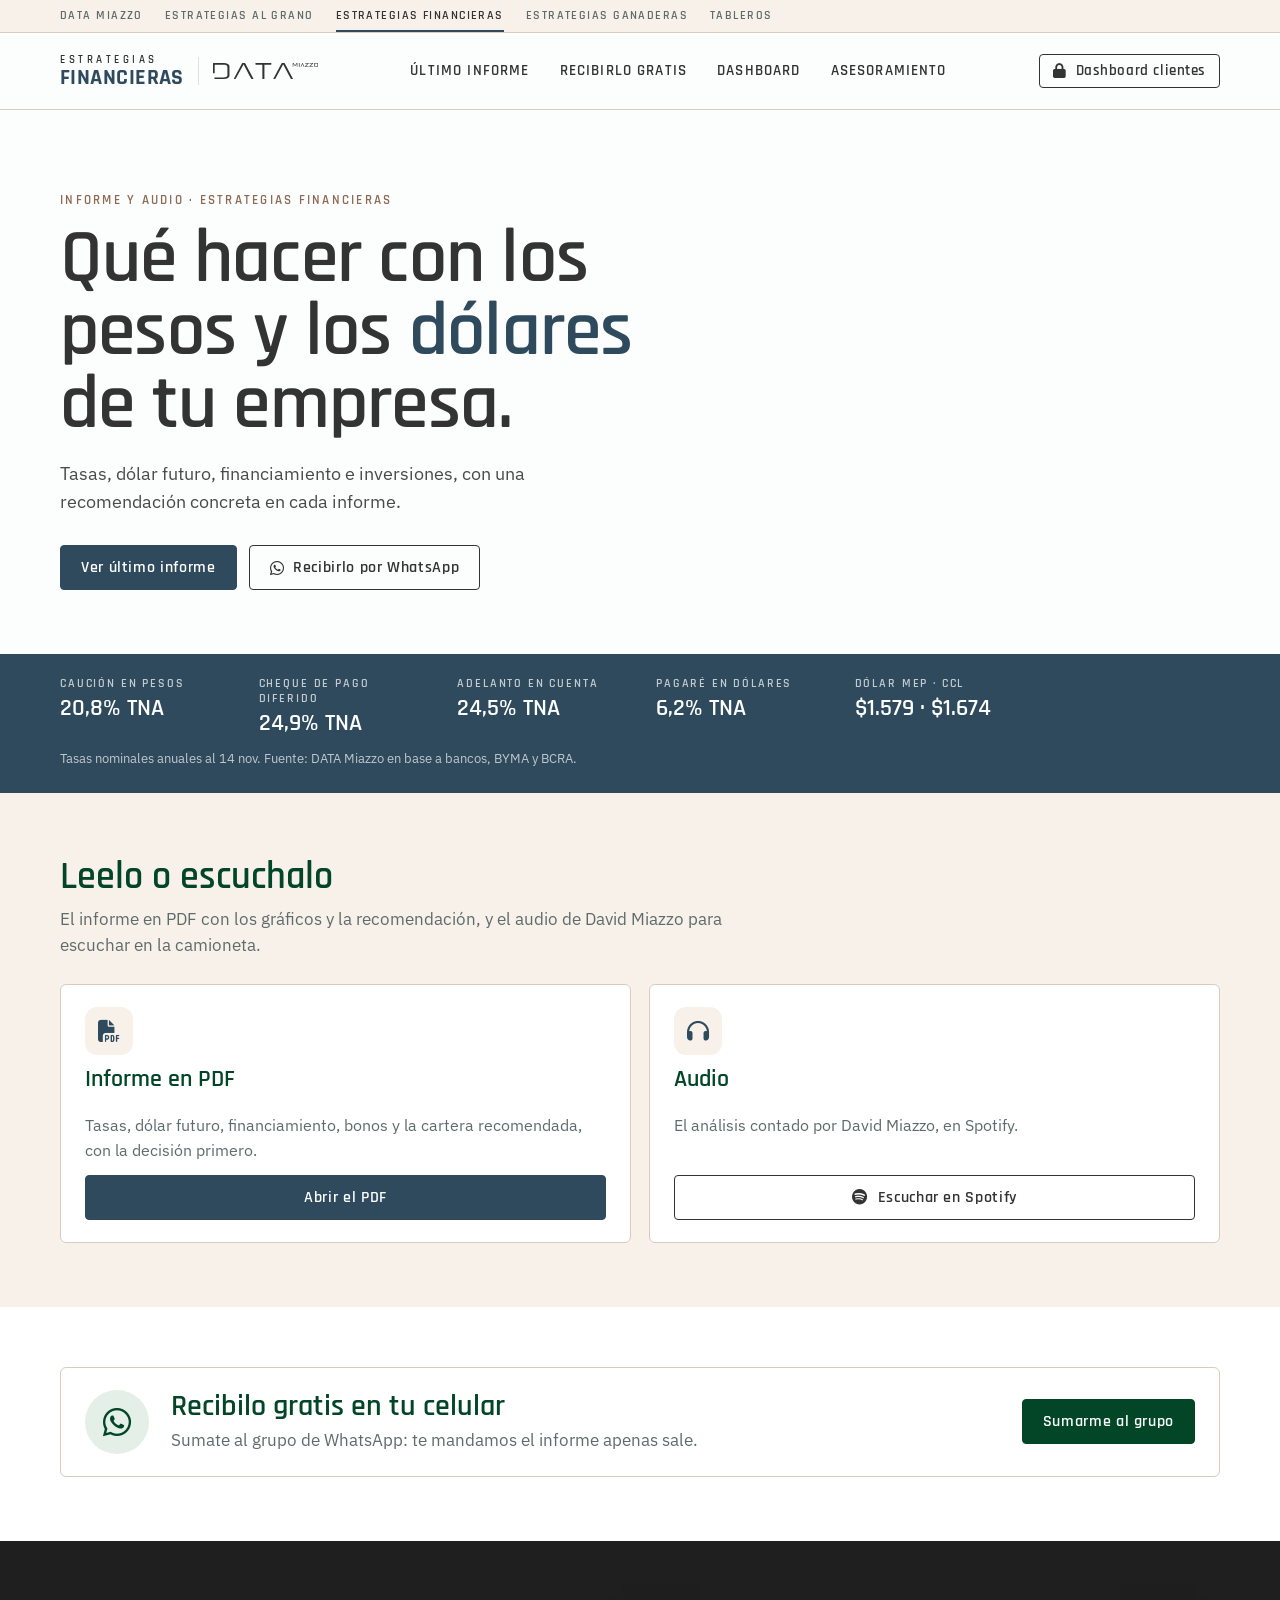
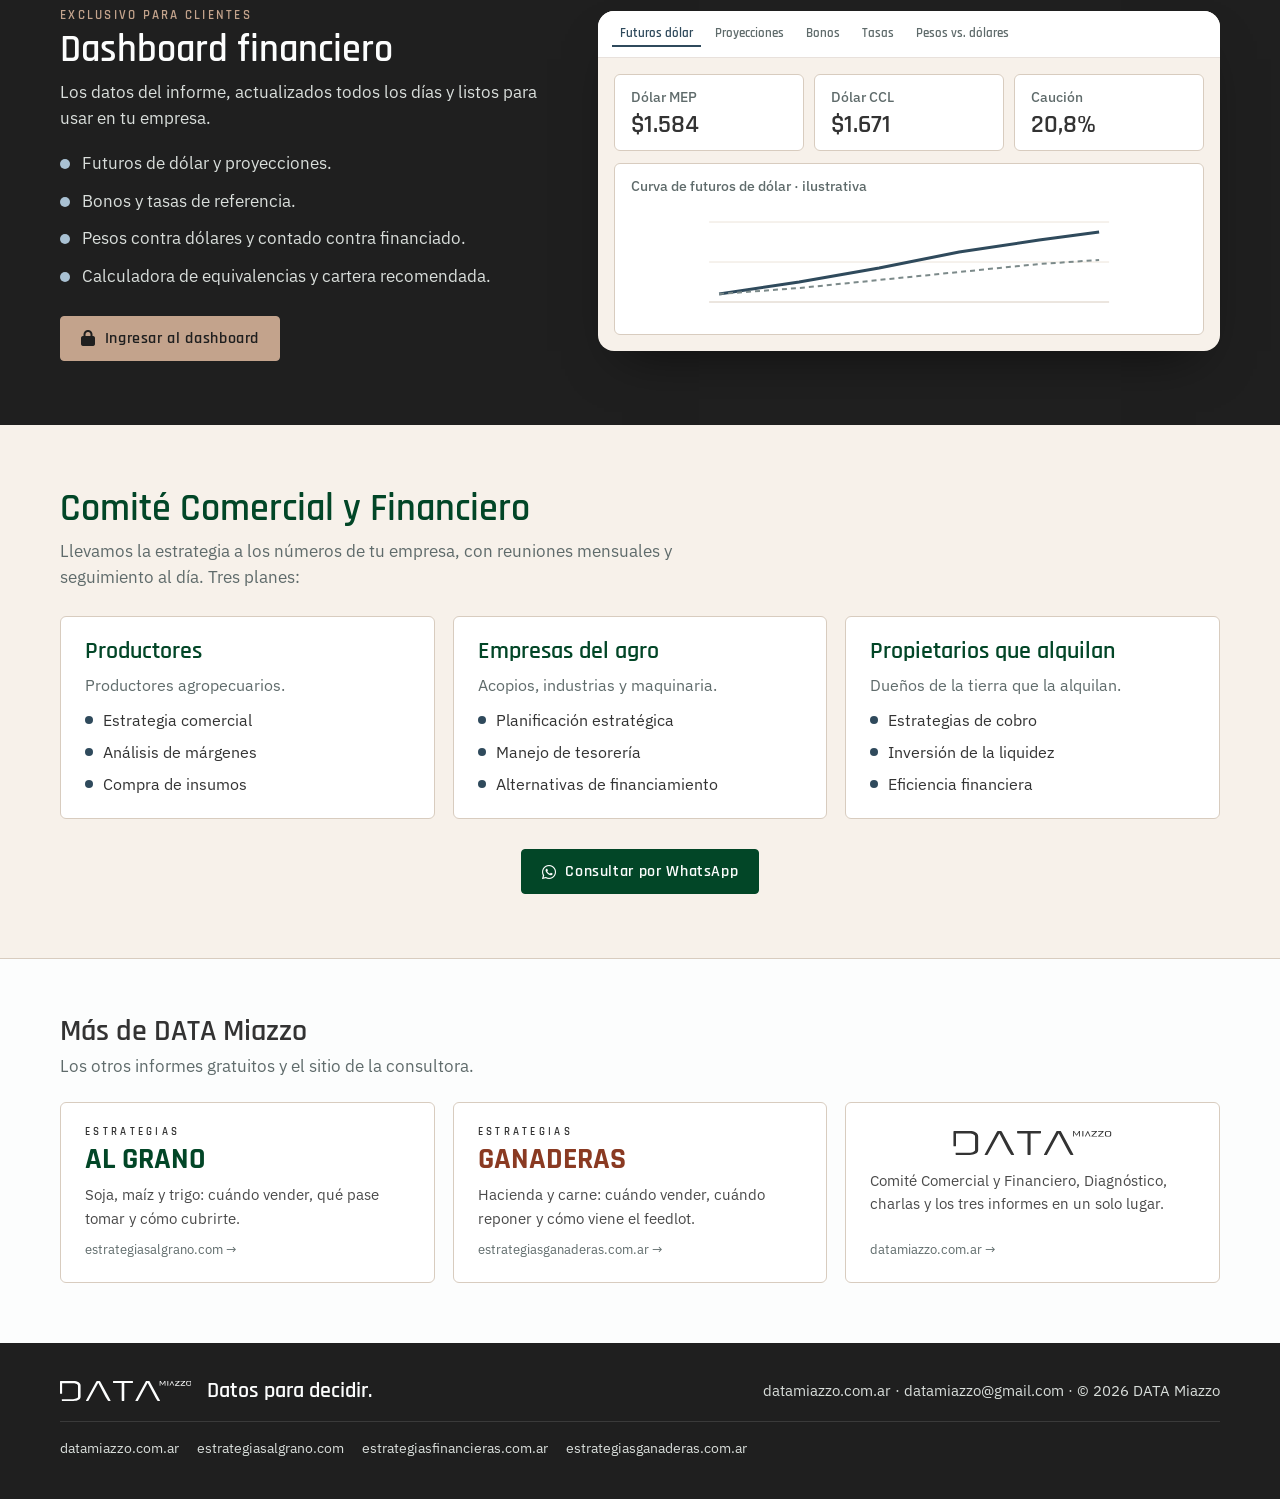
<file: index.html>
<!DOCTYPE html>
<html lang="es-AR">
<head>
  <meta charset="UTF-8">
  <meta name="viewport" content="width=device-width, initial-scale=1.0">
  <title>Estrategias Financieras · DATA Miazzo</title>
  <meta name="description" content="Qué hacer con los pesos y los dólares de tu empresa: tasas, dólar futuro, financiamiento e inversiones, con una recomendación concreta en cada informe.">
  <link rel="icon" type="image/svg+xml" href="/favicon.svg">
  <link rel="icon" type="image/png" sizes="32x32" href="/favicon-32x32.png">
  <link rel="apple-touch-icon" sizes="180x180" href="/apple-touch-icon.png">
  <link rel="preconnect" href="https://fonts.googleapis.com">
  <link rel="preconnect" href="https://fonts.gstatic.com" crossorigin>
  <link rel="stylesheet" href="https://fonts.googleapis.com/css2?family=Rajdhani:wght@500;600;700&family=IBM+Plex+Sans:wght@400;500;600&display=swap">
  <link rel="stylesheet" href="https://cdnjs.cloudflare.com/ajax/libs/font-awesome/6.4.2/css/all.min.css">
  <link rel="stylesheet" href="/assets/data-miazzo.css">
  <style>
    :root{--dm-acento:var(--dm-financieras)}
    html{scroll-behavior:smooth}
    .dm-lockup svg{color:var(--dm-carbon)}
    .doc{display:flex;flex-direction:column;gap:12px}
    .doc .ic{width:48px;height:48px;border-radius:12px;display:grid;place-items:center;background:var(--dm-papel-calido);color:var(--dm-acento);font-size:22px}
    .doc p{flex:1}
    .grupo{display:grid;grid-template-columns:auto 1fr auto;gap:22px;align-items:center}
    .grupo .ic{width:64px;height:64px;border-radius:50%;display:grid;place-items:center;background:var(--dm-ok-bg);color:var(--dm-verde);font-size:32px}
    .grupo h2{font-size:30px;margin:0 0 4px}
    @media (max-width:760px){.grupo{grid-template-columns:1fr;text-align:center;justify-items:center}}
    .dash{display:grid;grid-template-columns:minmax(0,1fr) minmax(0,1.25fr);gap:40px;align-items:center}
    @media (max-width:900px){.dash{grid-template-columns:1fr}}
    .dash ul{list-style:none;margin:20px 0 26px;padding:0;display:grid;gap:12px}
    .dash li{display:flex;gap:12px;color:#D9DEDB;font-size:16.5px}
    .dash li::before{content:"";flex:0 0 10px;height:10px;border-radius:50%;margin-top:8px;background:#A9C1D3}
    .mock{background:var(--dm-papel-calido);border-radius:var(--dm-r);overflow:hidden;box-shadow:0 24px 50px -24px rgba(0,0,0,.6);color:var(--dm-carbon)}
    .mock .bar{background:#fff;border-bottom:1px solid var(--dm-borde);padding:10px 14px;display:flex;gap:6px;overflow:hidden;white-space:nowrap}
    .mock .bar span{font:600 13px var(--dm-f-display);color:var(--dm-salvia-texto);padding:4px 8px}
    .mock .bar span.on{color:var(--dm-acento);border-bottom:2px solid var(--dm-acento)}
    .mock .in{padding:16px;display:grid;gap:12px}
    .mock .kp{display:grid;grid-template-columns:repeat(3,minmax(0,1fr));gap:10px}
    .mock .dm-kpi .v{font-size:26px}
    .mock svg text{font:11px var(--dm-f-texto);fill:var(--dm-salvia-texto)}
    .plan ul{margin:10px 0 0;padding:0;list-style:none;display:grid;gap:8px}
    .plan li{display:flex;gap:10px;font-size:15.5px}
    .plan li::before{content:"";flex:0 0 8px;height:8px;border-radius:50%;margin-top:8px;background:var(--dm-acento)}
    .centro{text-align:center;margin-top:30px}
  </style>
</head>
<body class="dm">

  <nav class="dm-sitios" aria-label="Sitios de DATA Miazzo"><div class="dm-sitios-in"><a href="https://datamiazzo.com.ar" style="--c:var(--dm-verde)">DATA Miazzo</a><a href="https://estrategiasalgrano.com" style="--c:var(--dm-grano)"><span class="dm-sitios-pre">Estrategias </span>al Grano</a><a href="https://estrategiasfinancieras.com.ar" style="--c:var(--dm-financieras)" aria-current="page"><span class="dm-sitios-pre">Estrategias </span>Financieras</a><a href="https://estrategiasganaderas.com.ar" style="--c:var(--dm-ganaderas)"><span class="dm-sitios-pre">Estrategias </span>Ganaderas</a><a href="https://estrategiasalgrano.com/tablero/" style="--c:var(--dm-arena-profunda)">Tableros</a></div></nav>
  <header class="dm-top">
    <div class="dm-top-in">
      <a href="#" class="dm-lockup" aria-label="Estrategias Financieras, por DATA Miazzo">
        <div><span class="k">ESTRATEGIAS</span><span class="w">FINANCIERAS</span></div><span class="sep"></span><svg class="logo" role="img" aria-label="DATA Miazzo" xmlns="http://www.w3.org/2000/svg" viewBox="444.09 430.33 469.81 71.48"><path fill-rule="evenodd" fill="currentColor" d="M 818.207031 430.445312 L 820.246094 430.445312 C 820.441406 430.445312 820.605469 430.496094 820.726562 430.589844 C 820.890625 430.71875 820.972656 430.902344 820.972656 431.136719 L 820.972656 446.332031 C 820.972656 446.566406 820.890625 446.746094 820.726562 446.875 C 820.605469 446.972656 820.441406 447.019531 820.246094 447.019531 L 819.152344 447.019531 C 818.949219 447.019531 818.78125 446.976562 818.65625 446.882812 L 818.628906 446.863281 C 818.46875 446.738281 818.386719 446.558594 818.386719 446.332031 L 818.386719 433.695312 L 812.148438 443.191406 C 812.042969 443.320312 811.917969 443.417969 811.777344 443.484375 C 811.636719 443.550781 811.488281 443.582031 811.332031 443.582031 L 810.082031 443.582031 C 809.910156 443.582031 809.753906 443.550781 809.617188 443.480469 C 809.472656 443.40625 809.351562 443.292969 809.265625 443.144531 L 802.953125 433.660156 L 802.953125 446.332031 C 802.953125 446.566406 802.867188 446.75 802.703125 446.875 L 802.679688 446.894531 C 802.558594 446.976562 802.40625 447.019531 802.222656 447.019531 L 801.128906 447.019531 C 800.933594 447.019531 800.773438 446.972656 800.648438 446.875 C 800.484375 446.75 800.402344 446.566406 800.402344 446.332031 L 800.402344 431.136719 C 800.402344 430.898438 800.484375 430.71875 800.648438 430.589844 C 800.769531 430.496094 800.933594 430.445312 801.128906 430.445312 L 801.421875 430.4375 C 802.113281 430.414062 803.503906 430.367188 803.789062 430.753906 L 810.6875 441.21875 L 817.578125 430.761719 C 817.644531 430.648438 817.742188 430.5625 817.863281 430.507812 C 817.960938 430.46875 818.078125 430.445312 818.207031 430.445312 Z M 844.867188 430.652344 L 852.300781 446.59375 C 852.335938 446.667969 852.3125 446.757812 852.246094 446.796875 C 852.226562 446.808594 852.207031 446.816406 852.183594 446.8125 L 849.617188 446.816406 C 849.5625 446.816406 849.515625 446.777344 849.492188 446.722656 L 844.191406 434.925781 L 838.132812 446.738281 C 838.109375 446.789062 838.0625 446.816406 838.015625 446.816406 L 835.433594 446.816406 C 835.359375 446.816406 835.300781 446.746094 835.300781 446.664062 C 835.300781 446.632812 835.308594 446.601562 835.324219 446.578125 L 843.613281 430.636719 C 843.640625 430.589844 843.683594 430.5625 843.730469 430.5625 L 844.746094 430.5625 C 844.800781 430.5625 844.847656 430.597656 844.867188 430.652344 Z M 827.910156 446.277344 L 827.910156 431.101562 C 827.910156 430.835938 828.003906 430.632812 828.1875 430.492188 L 828.21875 430.46875 C 828.359375 430.375 828.53125 430.328125 828.746094 430.328125 L 830.164062 430.328125 C 830.410156 430.328125 830.605469 430.382812 830.75 430.480469 C 830.953125 430.621094 831.050781 430.828125 831.050781 431.101562 L 831.050781 446.277344 C 831.050781 446.539062 830.960938 446.742188 830.773438 446.882812 L 830.742188 446.90625 C 830.605469 447 830.429688 447.046875 830.214844 447.046875 L 828.746094 447.046875 C 828.515625 447.046875 828.328125 446.992188 828.183594 446.882812 L 828.160156 446.863281 C 827.992188 446.722656 827.910156 446.527344 827.910156 446.277344 Z M 854.726562 446.308594 L 854.726562 445.871094 C 854.726562 445.679688 854.773438 445.511719 854.855469 445.355469 C 854.921875 445.222656 855.019531 445.101562 855.136719 444.984375 L 867.386719 432.527344 L 855.953125 432.527344 C 855.71875 432.527344 855.527344 432.480469 855.382812 432.386719 C 855.171875 432.257812 855.066406 432.054688 855.066406 431.789062 L 855.066406 431.070312 C 855.066406 430.800781 855.171875 430.601562 855.378906 430.46875 L 855.40625 430.453125 C 855.546875 430.371094 855.730469 430.328125 855.953125 430.328125 L 870.621094 430.328125 C 870.871094 430.328125 871.070312 430.375 871.21875 430.460938 L 871.242188 430.476562 C 871.453125 430.609375 871.554688 430.808594 871.554688 431.070312 L 871.554688 431.753906 C 871.554688 431.910156 871.519531 432.0625 871.453125 432.210938 C 871.394531 432.339844 871.304688 432.464844 871.195312 432.578125 L 859.136719 444.851562 L 870.960938 444.851562 C 871.210938 444.851562 871.414062 444.894531 871.5625 444.980469 C 871.785156 445.113281 871.898438 445.316406 871.898438 445.589844 L 871.898438 446.308594 C 871.898438 446.578125 871.785156 446.785156 871.5625 446.914062 C 871.414062 447 871.210938 447.046875 870.960938 447.046875 L 855.660156 447.046875 C 855.414062 447.046875 855.210938 447.003906 855.0625 446.914062 C 854.839844 446.785156 854.726562 446.582031 854.726562 446.308594 Z M 874.523438 446.308594 L 874.523438 445.871094 C 874.523438 445.679688 874.566406 445.511719 874.652344 445.355469 C 874.71875 445.222656 874.816406 445.101562 874.933594 444.984375 L 887.183594 432.527344 L 875.75 432.527344 C 875.515625 432.527344 875.324219 432.480469 875.179688 432.386719 C 874.96875 432.257812 874.863281 432.054688 874.863281 431.789062 L 874.863281 431.070312 C 874.863281 430.800781 874.96875 430.601562 875.175781 430.46875 L 875.203125 430.453125 C 875.34375 430.371094 875.527344 430.328125 875.75 430.328125 L 890.417969 430.328125 C 890.667969 430.328125 890.867188 430.375 891.015625 430.464844 C 891.238281 430.59375 891.351562 430.796875 891.351562 431.070312 L 891.351562 431.753906 C 891.351562 431.910156 891.316406 432.0625 891.25 432.210938 C 891.191406 432.339844 891.101562 432.464844 890.992188 432.578125 L 878.933594 444.851562 L 890.757812 444.851562 C 891.007812 444.851562 891.207031 444.894531 891.355469 444.980469 C 891.582031 445.113281 891.695312 445.316406 891.695312 445.589844 L 891.695312 446.308594 C 891.695312 446.578125 891.582031 446.785156 891.359375 446.914062 C 891.210938 447 891.007812 447.046875 890.757812 447.046875 L 875.457031 447.046875 C 875.207031 447.046875 875.007812 447.003906 874.859375 446.914062 C 874.636719 446.785156 874.523438 446.582031 874.523438 446.308594 Z M 906.65625 447.046875 L 902.453125 447.046875 C 901.375 447.046875 900.402344 446.945312 899.542969 446.738281 C 898.667969 446.535156 897.910156 446.222656 897.269531 445.808594 C 896.609375 445.382812 896.109375 444.867188 895.773438 444.269531 C 895.429688 443.664062 895.257812 442.976562 895.257812 442.214844 L 895.257812 435.160156 C 895.257812 434.398438 895.429688 433.710938 895.773438 433.105469 C 896.109375 432.507812 896.609375 431.996094 897.269531 431.570312 C 897.910156 431.15625 898.667969 430.84375 899.539062 430.636719 C 900.402344 430.433594 901.371094 430.328125 902.453125 430.328125 L 906.65625 430.328125 C 907.734375 430.328125 908.710938 430.433594 909.574219 430.636719 C 910.445312 430.839844 911.210938 431.152344 911.859375 431.570312 C 912.53125 431.996094 913.035156 432.507812 913.375 433.101562 L 913.386719 433.125 C 913.726562 433.730469 913.898438 434.40625 913.898438 435.160156 L 913.898438 442.214844 C 913.898438 442.976562 913.722656 443.664062 913.375 444.273438 C 913.035156 444.867188 912.53125 445.378906 911.859375 445.808594 C 911.210938 446.222656 910.445312 446.535156 909.570312 446.738281 C 908.707031 446.945312 907.734375 447.046875 906.65625 447.046875 Z M 902.648438 444.851562 L 906.460938 444.851562 C 907.1875 444.851562 907.828125 444.785156 908.375 444.660156 C 908.914062 444.535156 909.367188 444.351562 909.730469 444.109375 C 910.078125 443.878906 910.335938 443.605469 910.503906 443.285156 C 910.671875 442.96875 910.753906 442.605469 910.753906 442.1875 L 910.753906 435.191406 C 910.753906 434.363281 910.414062 433.71875 909.730469 433.265625 C 909.367188 433.023438 908.914062 432.839844 908.375 432.714844 C 907.828125 432.589844 907.1875 432.527344 906.460938 432.527344 L 902.648438 432.527344 C 901.921875 432.527344 901.28125 432.589844 900.738281 432.714844 C 900.207031 432.839844 899.761719 433.023438 899.40625 433.265625 C 899.066406 433.492188 898.8125 433.769531 898.648438 434.089844 C 898.484375 434.40625 898.402344 434.773438 898.402344 435.191406 L 898.402344 442.1875 C 898.402344 442.605469 898.484375 442.972656 898.648438 443.285156 C 898.8125 443.605469 899.066406 443.882812 899.40625 444.113281 C 899.761719 444.351562 900.207031 444.535156 900.738281 444.660156 C 901.28125 444.785156 901.917969 444.851562 902.648438 444.851562 "/><path fill-rule="nonzero" fill="currentColor" d="M 457.816406 495.148438 L 490.78125 495.148438 C 496.464844 495.148438 500.820312 494.195312 503.847656 492.300781 C 506.871094 490.402344 508.386719 489.960938 508.386719 486.386719 L 508.386719 446.742188 C 508.386719 439.394531 495.402344 437.980469 490.78125 437.980469 L 455.496094 437.980469 C 455.066406 437.980469 454.703125 438.019531 454.421875 438.105469 L 451.648438 438.105469 L 451.648438 474.972656 C 451.648438 475.570312 451.183594 476.09375 450.65625 476.09375 L 445.078125 476.09375 C 444.550781 476.09375 444.085938 475.589844 444.085938 474.972656 L 444.085938 432.011719 C 444.085938 431.425781 444.492188 430.941406 445 430.894531 C 445.300781 430.738281 445.710938 430.65625 446.230469 430.65625 L 491.710938 430.65625 C 499.738281 430.65625 506.070312 432.074219 510.703125 434.902344 C 515.335938 437.730469 517.652344 441.601562 517.652344 446.515625 L 517.652344 486.613281 C 517.652344 491.523438 515.332031 494.742188 510.703125 497.570312 C 506.070312 500.394531 499.734375 501.8125 491.710938 501.8125 L 452.378906 501.8125 C 451.148438 501.8125 450.527344 501.367188 450.527344 500.472656 L 450.527344 496.175781 C 450.527344 495.652344 450.90625 495.226562 451.367188 495.226562 L 457.417969 495.226562 C 458.789062 495.226562 455.046875 495.148438 457.816406 495.148438 Z M 544.148438 501.484375 L 538.40625 501.484375 C 537.046875 501.484375 536.613281 501.039062 537.105469 500.144531 L 573.980469 431.996094 C 574.351562 431.105469 575.21875 430.332031 576.574219 430.332031 L 585.285156 430.332031 C 586.519531 430.332031 587.386719 431.105469 587.878906 431.996094 L 624.753906 500.144531 C 625.125 501.039062 624.691406 501.484375 623.457031 501.484375 L 617.527344 501.484375 C 616.292969 501.484375 615.488281 501.039062 615.117188 500.144531 L 606.601562 486.578125 L 581.207031 437.457031 L 580.46875 437.457031 L 545.617188 501.132812 C 545.210938 501.367188 544.714844 501.484375 544.148438 501.484375 Z M 672.003906 501.8125 L 666.632812 501.8125 C 665.277344 501.8125 664.59375 501.367188 664.59375 500.472656 L 664.59375 438.65625 C 664.59375 437.988281 663.972656 437.652344 662.738281 437.652344 L 635.871094 437.652344 C 634.390625 437.652344 633.648438 437.242188 633.648438 436.421875 L 633.648438 431.886719 C 633.648438 431.066406 634.390625 430.65625 635.871094 430.65625 L 702.578125 430.65625 C 704.0625 430.65625 704.800781 431.070312 704.800781 431.886719 L 704.800781 436.421875 C 704.800781 437.242188 704.058594 437.652344 702.578125 437.652344 L 675.710938 437.652344 C 674.476562 437.652344 673.859375 437.992188 673.859375 438.65625 L 673.859375 500.472656 C 673.859375 501.363281 673.234375 501.8125 672.003906 501.8125 Z M 720.738281 501.8125 L 714.992188 501.8125 C 713.636719 501.8125 713.203125 501.367188 713.695312 500.472656 L 750.570312 431.671875 C 750.941406 430.777344 751.804688 430.332031 753.164062 430.332031 L 761.875 430.332031 C 763.109375 430.332031 763.972656 430.777344 764.46875 431.671875 L 801.34375 500.144531 C 801.714844 501.039062 801.277344 501.484375 800.046875 501.484375 L 794.117188 501.484375 C 792.882812 501.484375 792.078125 501.039062 791.707031 500.144531 L 786.703125 492.195312 L 757.796875 437.457031 L 757.054688 437.457031 L 722.675781 501.101562 C 722.195312 501.578125 721.542969 501.8125 720.738281 501.8125 "/></svg>
      </a>
      <nav class="dm-nav" aria-label="Secciones">
        <a href="#ultimo-informe">Último informe</a><a href="#comunidad">Recibirlo gratis</a><a href="#dashboard">Dashboard</a><a href="#asesoramiento">Asesoramiento</a>
      </nav>
      <a href="/dashboard/" class="dm-btn dm-btn-borde dm-btn-sm"><i class="fa-solid fa-lock" aria-hidden="true"></i> Dashboard clientes</a>
    </div>
  </header>

  <section class="dm-portada-linea">
    <div class="dm-wrap">
      <span class="dm-eyebrow">Informe y audio · Estrategias Financieras</span>
      <h1>Qué hacer con los pesos y los <em>dólares</em> de tu empresa.</h1>
      <p>Tasas, dólar futuro, financiamiento e inversiones, con una recomendación concreta en cada informe.</p>
      <div class="dm-ctas">
        <a href="https://drive.google.com/file/d/1M_qzApehgyOr-_ufcT4m8DeEzHDuuLZ5/view?usp=sharing" target="_blank" rel="noopener" class="dm-btn dm-btn-acento">Ver último informe</a>
        <a href="https://chat.whatsapp.com/GyNe46k8SbIIdz19D3R719" target="_blank" rel="noopener" class="dm-btn dm-btn-borde"><i class="fa-brands fa-whatsapp" aria-hidden="true"></i> Recibirlo por WhatsApp</a>
      </div>
    </div>
  </section>

  <section class="dm-franja" aria-label="Tasas de referencia">
    <div class="dm-wrap">
      <div data-tasa="Caución"><b>Caución en pesos</b><span class="v">20,8% TNA</span></div>
      <div data-tasa="Cheque pago diferido"><b>Cheque de pago diferido</b><span class="v">24,9% TNA</span></div>
      <div data-tasa="Adelantos en cuenta"><b>Adelanto en cuenta</b><span class="v">24,5% TNA</span></div>
      <div data-tasa="Pagaré en dólares"><b>Pagaré en dólares</b><span class="v">6,2% TNA</span></div>
      <div><b>Dólar MEP · CCL</b><span id="fx">$1.584 · $1.671</span></div>
      <p class="nota" id="tasas-fecha">Tasas nominales anuales. Fuente: DATA Miazzo en base a bancos, BYMA y BCRA.</p>
    </div>
  </section>

  <section id="ultimo-informe" class="dm-band dm-band-arena">
    <div class="dm-wrap">
      <div class="dm-band-head">
        <h2>Leelo o escuchalo</h2>
        <p class="dm-lede">El informe en PDF con los gráficos y la recomendación, y el audio de David Miazzo para escuchar en la camioneta.</p>
      </div>
      <div class="dm-grid dm-g2">
        <article class="dm-card doc">
          <div class="ic"><i class="fa-solid fa-file-pdf" aria-hidden="true"></i></div>
          <h3>Informe en PDF</h3>
          <p>Tasas, dólar futuro, financiamiento, bonos y la cartera recomendada, con la decisión primero.</p>
          <a href="https://drive.google.com/file/d/1M_qzApehgyOr-_ufcT4m8DeEzHDuuLZ5/view?usp=sharing" target="_blank" rel="noopener" class="dm-btn dm-btn-acento">Abrir el PDF</a>
        </article>
        <article class="dm-card doc">
          <div class="ic"><i class="fa-solid fa-headphones" aria-hidden="true"></i></div>
          <h3>Audio</h3>
          <p>El análisis contado por David Miazzo, en Spotify.</p>
          <a href="https://open.spotify.com/show/033LxUTkIUuQUk9G71a02p" target="_blank" rel="noopener" class="dm-btn dm-btn-borde"><i class="fa-brands fa-spotify" aria-hidden="true"></i> Escuchar en Spotify</a>
        </article>
      </div>
    </div>
  </section>

  <section id="comunidad" class="dm-band dm-band-blanca">
    <div class="dm-wrap">
      <div class="dm-card grupo">
        <div class="ic"><i class="fa-brands fa-whatsapp" aria-hidden="true"></i></div>
        <div><h2>Recibilo gratis en tu celular</h2><p class="dm-lede">Sumate al grupo de WhatsApp: te mandamos el informe apenas sale.</p></div>
        <a href="https://chat.whatsapp.com/GyNe46k8SbIIdz19D3R719" target="_blank" rel="noopener" class="dm-btn dm-btn-verde">Sumarme al grupo</a>
      </div>
    </div>
  </section>

  <section id="dashboard" class="dm-band dm-band-tinta">
    <div class="dm-wrap dash">
      <div>
        <span class="dm-eyebrow">Exclusivo para clientes</span>
        <h2>Dashboard financiero</h2>
        <p class="dm-lede">Los datos del informe, actualizados todos los días y listos para usar en tu empresa.</p>
        <ul>
          <li>Futuros de dólar y proyecciones.</li>
          <li>Bonos y tasas de referencia.</li>
          <li>Pesos contra dólares y contado contra financiado.</li>
          <li>Calculadora de equivalencias y cartera recomendada.</li>
        </ul>
        <a href="/dashboard/" class="dm-btn dm-btn-arena"><i class="fa-solid fa-lock" aria-hidden="true"></i> Ingresar al dashboard</a>
      </div>
      <div class="mock" aria-hidden="true">
        <div class="bar"><span class="on">Futuros dólar</span><span>Proyecciones</span><span>Bonos</span><span>Tasas</span><span>Pesos vs. dólares</span></div>
        <div class="in">
          <div class="kp">
            <div class="dm-kpi"><span class="k">Dólar MEP</span><span class="v">$1.584</span></div>
            <div class="dm-kpi"><span class="k">Dólar CCL</span><span class="v">$1.671</span></div>
            <div class="dm-kpi"><span class="k">Caución</span><span class="v">20,8%</span></div>
          </div>
          <div class="dm-kpi">
            <span class="k">Curva de futuros de dólar · ilustrativa</span>
            <svg viewBox="0 0 400 120" width="100%" height="120">
              <line x1="0" y1="100" x2="400" y2="100" stroke="#D8CCBF"/><line x1="0" y1="60" x2="400" y2="60" stroke="#ECE4DA"/><line x1="0" y1="20" x2="400" y2="20" stroke="#ECE4DA"/>
              <polyline points="10,92 90,80 170,66 250,50 330,38 390,30" fill="none" stroke="#2F4A5C" stroke-width="3"/>
              <polyline points="10,92 90,86 170,78 250,70 330,62 390,58" fill="none" stroke="#7C8A8A" stroke-width="2" stroke-dasharray="5 4"/>
            </svg>
          </div>
        </div>
      </div>
    </div>
  </section>

  <section id="asesoramiento" class="dm-band dm-band-arena">
    <div class="dm-wrap">
      <div class="dm-band-head">
        <h2>Comité Comercial y Financiero</h2>
        <p class="dm-lede">Llevamos la estrategia a los números de tu empresa, con reuniones mensuales y seguimiento al día. Tres planes:</p>
      </div>
      <div class="dm-grid dm-g3">
        <article class="dm-card dm-card-acento plan">
          <h3>Productores</h3><p>Productores agropecuarios.</p>
          <ul><li>Estrategia comercial</li><li>Análisis de márgenes</li><li>Compra de insumos</li></ul>
        </article>
        <article class="dm-card dm-card-acento plan">
          <h3>Empresas del agro</h3><p>Acopios, industrias y maquinaria.</p>
          <ul><li>Planificación estratégica</li><li>Manejo de tesorería</li><li>Alternativas de financiamiento</li></ul>
        </article>
        <article class="dm-card dm-card-acento plan">
          <h3>Propietarios que alquilan</h3><p>Dueños de la tierra que la alquilan.</p>
          <ul><li>Estrategias de cobro</li><li>Inversión de la liquidez</li><li>Eficiencia financiera</li></ul>
        </article>
      </div>
      <div class="centro"><a href="https://wa.me/5493584377218" target="_blank" rel="noopener" class="dm-btn dm-btn-verde"><i class="fa-brands fa-whatsapp" aria-hidden="true"></i> Consultar por WhatsApp</a></div>
    </div>
  </section>

  <section class="dm-red" aria-label="Más de DATA Miazzo">
    <div class="dm-wrap">
      <h2>Más de DATA Miazzo</h2>
      <p class="dm-lede">Los otros informes gratuitos y el sitio de la consultora.</p>
      <div class="dm-grid dm-g3">
        <a class="dm-card dm-informe dm-red-card" style="--dm-acento:var(--dm-grano)" href="https://estrategiasalgrano.com" target="_blank" rel="noopener">
          <span class="k">ESTRATEGIAS</span><span class="w">AL GRANO</span>
          <p>Soja, maíz y trigo: cuándo vender, qué pase tomar y cómo cubrirte.</p>
          <span class="sitio">estrategiasalgrano.com →</span>
        </a>
        <a class="dm-card dm-informe dm-red-card" style="--dm-acento:var(--dm-ganaderas)" href="https://estrategiasganaderas.com.ar" target="_blank" rel="noopener">
          <span class="k">ESTRATEGIAS</span><span class="w">GANADERAS</span>
          <p>Hacienda y carne: cuándo vender, cuándo reponer y cómo viene el feedlot.</p>
          <span class="sitio">estrategiasganaderas.com.ar →</span>
        </a>
        <a class="dm-card dm-informe dm-red-card" style="--dm-acento:var(--dm-verde)" href="https://datamiazzo.com.ar" target="_blank" rel="noopener">
          <svg class="logo-data" role="img" aria-label="DATA Miazzo" xmlns="http://www.w3.org/2000/svg" viewBox="444.09 430.33 469.81 71.48"><path fill-rule="evenodd" fill="currentColor" d="M 818.207031 430.445312 L 820.246094 430.445312 C 820.441406 430.445312 820.605469 430.496094 820.726562 430.589844 C 820.890625 430.71875 820.972656 430.902344 820.972656 431.136719 L 820.972656 446.332031 C 820.972656 446.566406 820.890625 446.746094 820.726562 446.875 C 820.605469 446.972656 820.441406 447.019531 820.246094 447.019531 L 819.152344 447.019531 C 818.949219 447.019531 818.78125 446.976562 818.65625 446.882812 L 818.628906 446.863281 C 818.46875 446.738281 818.386719 446.558594 818.386719 446.332031 L 818.386719 433.695312 L 812.148438 443.191406 C 812.042969 443.320312 811.917969 443.417969 811.777344 443.484375 C 811.636719 443.550781 811.488281 443.582031 811.332031 443.582031 L 810.082031 443.582031 C 809.910156 443.582031 809.753906 443.550781 809.617188 443.480469 C 809.472656 443.40625 809.351562 443.292969 809.265625 443.144531 L 802.953125 433.660156 L 802.953125 446.332031 C 802.953125 446.566406 802.867188 446.75 802.703125 446.875 L 802.679688 446.894531 C 802.558594 446.976562 802.40625 447.019531 802.222656 447.019531 L 801.128906 447.019531 C 800.933594 447.019531 800.773438 446.972656 800.648438 446.875 C 800.484375 446.75 800.402344 446.566406 800.402344 446.332031 L 800.402344 431.136719 C 800.402344 430.898438 800.484375 430.71875 800.648438 430.589844 C 800.769531 430.496094 800.933594 430.445312 801.128906 430.445312 L 801.421875 430.4375 C 802.113281 430.414062 803.503906 430.367188 803.789062 430.753906 L 810.6875 441.21875 L 817.578125 430.761719 C 817.644531 430.648438 817.742188 430.5625 817.863281 430.507812 C 817.960938 430.46875 818.078125 430.445312 818.207031 430.445312 Z M 844.867188 430.652344 L 852.300781 446.59375 C 852.335938 446.667969 852.3125 446.757812 852.246094 446.796875 C 852.226562 446.808594 852.207031 446.816406 852.183594 446.8125 L 849.617188 446.816406 C 849.5625 446.816406 849.515625 446.777344 849.492188 446.722656 L 844.191406 434.925781 L 838.132812 446.738281 C 838.109375 446.789062 838.0625 446.816406 838.015625 446.816406 L 835.433594 446.816406 C 835.359375 446.816406 835.300781 446.746094 835.300781 446.664062 C 835.300781 446.632812 835.308594 446.601562 835.324219 446.578125 L 843.613281 430.636719 C 843.640625 430.589844 843.683594 430.5625 843.730469 430.5625 L 844.746094 430.5625 C 844.800781 430.5625 844.847656 430.597656 844.867188 430.652344 Z M 827.910156 446.277344 L 827.910156 431.101562 C 827.910156 430.835938 828.003906 430.632812 828.1875 430.492188 L 828.21875 430.46875 C 828.359375 430.375 828.53125 430.328125 828.746094 430.328125 L 830.164062 430.328125 C 830.410156 430.328125 830.605469 430.382812 830.75 430.480469 C 830.953125 430.621094 831.050781 430.828125 831.050781 431.101562 L 831.050781 446.277344 C 831.050781 446.539062 830.960938 446.742188 830.773438 446.882812 L 830.742188 446.90625 C 830.605469 447 830.429688 447.046875 830.214844 447.046875 L 828.746094 447.046875 C 828.515625 447.046875 828.328125 446.992188 828.183594 446.882812 L 828.160156 446.863281 C 827.992188 446.722656 827.910156 446.527344 827.910156 446.277344 Z M 854.726562 446.308594 L 854.726562 445.871094 C 854.726562 445.679688 854.773438 445.511719 854.855469 445.355469 C 854.921875 445.222656 855.019531 445.101562 855.136719 444.984375 L 867.386719 432.527344 L 855.953125 432.527344 C 855.71875 432.527344 855.527344 432.480469 855.382812 432.386719 C 855.171875 432.257812 855.066406 432.054688 855.066406 431.789062 L 855.066406 431.070312 C 855.066406 430.800781 855.171875 430.601562 855.378906 430.46875 L 855.40625 430.453125 C 855.546875 430.371094 855.730469 430.328125 855.953125 430.328125 L 870.621094 430.328125 C 870.871094 430.328125 871.070312 430.375 871.21875 430.460938 L 871.242188 430.476562 C 871.453125 430.609375 871.554688 430.808594 871.554688 431.070312 L 871.554688 431.753906 C 871.554688 431.910156 871.519531 432.0625 871.453125 432.210938 C 871.394531 432.339844 871.304688 432.464844 871.195312 432.578125 L 859.136719 444.851562 L 870.960938 444.851562 C 871.210938 444.851562 871.414062 444.894531 871.5625 444.980469 C 871.785156 445.113281 871.898438 445.316406 871.898438 445.589844 L 871.898438 446.308594 C 871.898438 446.578125 871.785156 446.785156 871.5625 446.914062 C 871.414062 447 871.210938 447.046875 870.960938 447.046875 L 855.660156 447.046875 C 855.414062 447.046875 855.210938 447.003906 855.0625 446.914062 C 854.839844 446.785156 854.726562 446.582031 854.726562 446.308594 Z M 874.523438 446.308594 L 874.523438 445.871094 C 874.523438 445.679688 874.566406 445.511719 874.652344 445.355469 C 874.71875 445.222656 874.816406 445.101562 874.933594 444.984375 L 887.183594 432.527344 L 875.75 432.527344 C 875.515625 432.527344 875.324219 432.480469 875.179688 432.386719 C 874.96875 432.257812 874.863281 432.054688 874.863281 431.789062 L 874.863281 431.070312 C 874.863281 430.800781 874.96875 430.601562 875.175781 430.46875 L 875.203125 430.453125 C 875.34375 430.371094 875.527344 430.328125 875.75 430.328125 L 890.417969 430.328125 C 890.667969 430.328125 890.867188 430.375 891.015625 430.464844 C 891.238281 430.59375 891.351562 430.796875 891.351562 431.070312 L 891.351562 431.753906 C 891.351562 431.910156 891.316406 432.0625 891.25 432.210938 C 891.191406 432.339844 891.101562 432.464844 890.992188 432.578125 L 878.933594 444.851562 L 890.757812 444.851562 C 891.007812 444.851562 891.207031 444.894531 891.355469 444.980469 C 891.582031 445.113281 891.695312 445.316406 891.695312 445.589844 L 891.695312 446.308594 C 891.695312 446.578125 891.582031 446.785156 891.359375 446.914062 C 891.210938 447 891.007812 447.046875 890.757812 447.046875 L 875.457031 447.046875 C 875.207031 447.046875 875.007812 447.003906 874.859375 446.914062 C 874.636719 446.785156 874.523438 446.582031 874.523438 446.308594 Z M 906.65625 447.046875 L 902.453125 447.046875 C 901.375 447.046875 900.402344 446.945312 899.542969 446.738281 C 898.667969 446.535156 897.910156 446.222656 897.269531 445.808594 C 896.609375 445.382812 896.109375 444.867188 895.773438 444.269531 C 895.429688 443.664062 895.257812 442.976562 895.257812 442.214844 L 895.257812 435.160156 C 895.257812 434.398438 895.429688 433.710938 895.773438 433.105469 C 896.109375 432.507812 896.609375 431.996094 897.269531 431.570312 C 897.910156 431.15625 898.667969 430.84375 899.539062 430.636719 C 900.402344 430.433594 901.371094 430.328125 902.453125 430.328125 L 906.65625 430.328125 C 907.734375 430.328125 908.710938 430.433594 909.574219 430.636719 C 910.445312 430.839844 911.210938 431.152344 911.859375 431.570312 C 912.53125 431.996094 913.035156 432.507812 913.375 433.101562 L 913.386719 433.125 C 913.726562 433.730469 913.898438 434.40625 913.898438 435.160156 L 913.898438 442.214844 C 913.898438 442.976562 913.722656 443.664062 913.375 444.273438 C 913.035156 444.867188 912.53125 445.378906 911.859375 445.808594 C 911.210938 446.222656 910.445312 446.535156 909.570312 446.738281 C 908.707031 446.945312 907.734375 447.046875 906.65625 447.046875 Z M 902.648438 444.851562 L 906.460938 444.851562 C 907.1875 444.851562 907.828125 444.785156 908.375 444.660156 C 908.914062 444.535156 909.367188 444.351562 909.730469 444.109375 C 910.078125 443.878906 910.335938 443.605469 910.503906 443.285156 C 910.671875 442.96875 910.753906 442.605469 910.753906 442.1875 L 910.753906 435.191406 C 910.753906 434.363281 910.414062 433.71875 909.730469 433.265625 C 909.367188 433.023438 908.914062 432.839844 908.375 432.714844 C 907.828125 432.589844 907.1875 432.527344 906.460938 432.527344 L 902.648438 432.527344 C 901.921875 432.527344 901.28125 432.589844 900.738281 432.714844 C 900.207031 432.839844 899.761719 433.023438 899.40625 433.265625 C 899.066406 433.492188 898.8125 433.769531 898.648438 434.089844 C 898.484375 434.40625 898.402344 434.773438 898.402344 435.191406 L 898.402344 442.1875 C 898.402344 442.605469 898.484375 442.972656 898.648438 443.285156 C 898.8125 443.605469 899.066406 443.882812 899.40625 444.113281 C 899.761719 444.351562 900.207031 444.535156 900.738281 444.660156 C 901.28125 444.785156 901.917969 444.851562 902.648438 444.851562 "/><path fill-rule="nonzero" fill="currentColor" d="M 457.816406 495.148438 L 490.78125 495.148438 C 496.464844 495.148438 500.820312 494.195312 503.847656 492.300781 C 506.871094 490.402344 508.386719 489.960938 508.386719 486.386719 L 508.386719 446.742188 C 508.386719 439.394531 495.402344 437.980469 490.78125 437.980469 L 455.496094 437.980469 C 455.066406 437.980469 454.703125 438.019531 454.421875 438.105469 L 451.648438 438.105469 L 451.648438 474.972656 C 451.648438 475.570312 451.183594 476.09375 450.65625 476.09375 L 445.078125 476.09375 C 444.550781 476.09375 444.085938 475.589844 444.085938 474.972656 L 444.085938 432.011719 C 444.085938 431.425781 444.492188 430.941406 445 430.894531 C 445.300781 430.738281 445.710938 430.65625 446.230469 430.65625 L 491.710938 430.65625 C 499.738281 430.65625 506.070312 432.074219 510.703125 434.902344 C 515.335938 437.730469 517.652344 441.601562 517.652344 446.515625 L 517.652344 486.613281 C 517.652344 491.523438 515.332031 494.742188 510.703125 497.570312 C 506.070312 500.394531 499.734375 501.8125 491.710938 501.8125 L 452.378906 501.8125 C 451.148438 501.8125 450.527344 501.367188 450.527344 500.472656 L 450.527344 496.175781 C 450.527344 495.652344 450.90625 495.226562 451.367188 495.226562 L 457.417969 495.226562 C 458.789062 495.226562 455.046875 495.148438 457.816406 495.148438 Z M 544.148438 501.484375 L 538.40625 501.484375 C 537.046875 501.484375 536.613281 501.039062 537.105469 500.144531 L 573.980469 431.996094 C 574.351562 431.105469 575.21875 430.332031 576.574219 430.332031 L 585.285156 430.332031 C 586.519531 430.332031 587.386719 431.105469 587.878906 431.996094 L 624.753906 500.144531 C 625.125 501.039062 624.691406 501.484375 623.457031 501.484375 L 617.527344 501.484375 C 616.292969 501.484375 615.488281 501.039062 615.117188 500.144531 L 606.601562 486.578125 L 581.207031 437.457031 L 580.46875 437.457031 L 545.617188 501.132812 C 545.210938 501.367188 544.714844 501.484375 544.148438 501.484375 Z M 672.003906 501.8125 L 666.632812 501.8125 C 665.277344 501.8125 664.59375 501.367188 664.59375 500.472656 L 664.59375 438.65625 C 664.59375 437.988281 663.972656 437.652344 662.738281 437.652344 L 635.871094 437.652344 C 634.390625 437.652344 633.648438 437.242188 633.648438 436.421875 L 633.648438 431.886719 C 633.648438 431.066406 634.390625 430.65625 635.871094 430.65625 L 702.578125 430.65625 C 704.0625 430.65625 704.800781 431.070312 704.800781 431.886719 L 704.800781 436.421875 C 704.800781 437.242188 704.058594 437.652344 702.578125 437.652344 L 675.710938 437.652344 C 674.476562 437.652344 673.859375 437.992188 673.859375 438.65625 L 673.859375 500.472656 C 673.859375 501.363281 673.234375 501.8125 672.003906 501.8125 Z M 720.738281 501.8125 L 714.992188 501.8125 C 713.636719 501.8125 713.203125 501.367188 713.695312 500.472656 L 750.570312 431.671875 C 750.941406 430.777344 751.804688 430.332031 753.164062 430.332031 L 761.875 430.332031 C 763.109375 430.332031 763.972656 430.777344 764.46875 431.671875 L 801.34375 500.144531 C 801.714844 501.039062 801.277344 501.484375 800.046875 501.484375 L 794.117188 501.484375 C 792.882812 501.484375 792.078125 501.039062 791.707031 500.144531 L 786.703125 492.195312 L 757.796875 437.457031 L 757.054688 437.457031 L 722.675781 501.101562 C 722.195312 501.578125 721.542969 501.8125 720.738281 501.8125 "/></svg>
          <p>Comité Comercial y Financiero, Diagnóstico, charlas y los tres informes en un solo lugar.</p>
          <span class="sitio">datamiazzo.com.ar →</span>
        </a>
      </div>
    </div>
  </section>

  <footer class="dm-pie">
    <div class="dm-pie-in">
      <div style="display:flex;align-items:center;gap:16px"><svg class="logo" style="height:20px;color:#FCFDFD" role="img" aria-label="DATA Miazzo" xmlns="http://www.w3.org/2000/svg" viewBox="444.09 430.33 469.81 71.48"><path fill-rule="evenodd" fill="currentColor" d="M 818.207031 430.445312 L 820.246094 430.445312 C 820.441406 430.445312 820.605469 430.496094 820.726562 430.589844 C 820.890625 430.71875 820.972656 430.902344 820.972656 431.136719 L 820.972656 446.332031 C 820.972656 446.566406 820.890625 446.746094 820.726562 446.875 C 820.605469 446.972656 820.441406 447.019531 820.246094 447.019531 L 819.152344 447.019531 C 818.949219 447.019531 818.78125 446.976562 818.65625 446.882812 L 818.628906 446.863281 C 818.46875 446.738281 818.386719 446.558594 818.386719 446.332031 L 818.386719 433.695312 L 812.148438 443.191406 C 812.042969 443.320312 811.917969 443.417969 811.777344 443.484375 C 811.636719 443.550781 811.488281 443.582031 811.332031 443.582031 L 810.082031 443.582031 C 809.910156 443.582031 809.753906 443.550781 809.617188 443.480469 C 809.472656 443.40625 809.351562 443.292969 809.265625 443.144531 L 802.953125 433.660156 L 802.953125 446.332031 C 802.953125 446.566406 802.867188 446.75 802.703125 446.875 L 802.679688 446.894531 C 802.558594 446.976562 802.40625 447.019531 802.222656 447.019531 L 801.128906 447.019531 C 800.933594 447.019531 800.773438 446.972656 800.648438 446.875 C 800.484375 446.75 800.402344 446.566406 800.402344 446.332031 L 800.402344 431.136719 C 800.402344 430.898438 800.484375 430.71875 800.648438 430.589844 C 800.769531 430.496094 800.933594 430.445312 801.128906 430.445312 L 801.421875 430.4375 C 802.113281 430.414062 803.503906 430.367188 803.789062 430.753906 L 810.6875 441.21875 L 817.578125 430.761719 C 817.644531 430.648438 817.742188 430.5625 817.863281 430.507812 C 817.960938 430.46875 818.078125 430.445312 818.207031 430.445312 Z M 844.867188 430.652344 L 852.300781 446.59375 C 852.335938 446.667969 852.3125 446.757812 852.246094 446.796875 C 852.226562 446.808594 852.207031 446.816406 852.183594 446.8125 L 849.617188 446.816406 C 849.5625 446.816406 849.515625 446.777344 849.492188 446.722656 L 844.191406 434.925781 L 838.132812 446.738281 C 838.109375 446.789062 838.0625 446.816406 838.015625 446.816406 L 835.433594 446.816406 C 835.359375 446.816406 835.300781 446.746094 835.300781 446.664062 C 835.300781 446.632812 835.308594 446.601562 835.324219 446.578125 L 843.613281 430.636719 C 843.640625 430.589844 843.683594 430.5625 843.730469 430.5625 L 844.746094 430.5625 C 844.800781 430.5625 844.847656 430.597656 844.867188 430.652344 Z M 827.910156 446.277344 L 827.910156 431.101562 C 827.910156 430.835938 828.003906 430.632812 828.1875 430.492188 L 828.21875 430.46875 C 828.359375 430.375 828.53125 430.328125 828.746094 430.328125 L 830.164062 430.328125 C 830.410156 430.328125 830.605469 430.382812 830.75 430.480469 C 830.953125 430.621094 831.050781 430.828125 831.050781 431.101562 L 831.050781 446.277344 C 831.050781 446.539062 830.960938 446.742188 830.773438 446.882812 L 830.742188 446.90625 C 830.605469 447 830.429688 447.046875 830.214844 447.046875 L 828.746094 447.046875 C 828.515625 447.046875 828.328125 446.992188 828.183594 446.882812 L 828.160156 446.863281 C 827.992188 446.722656 827.910156 446.527344 827.910156 446.277344 Z M 854.726562 446.308594 L 854.726562 445.871094 C 854.726562 445.679688 854.773438 445.511719 854.855469 445.355469 C 854.921875 445.222656 855.019531 445.101562 855.136719 444.984375 L 867.386719 432.527344 L 855.953125 432.527344 C 855.71875 432.527344 855.527344 432.480469 855.382812 432.386719 C 855.171875 432.257812 855.066406 432.054688 855.066406 431.789062 L 855.066406 431.070312 C 855.066406 430.800781 855.171875 430.601562 855.378906 430.46875 L 855.40625 430.453125 C 855.546875 430.371094 855.730469 430.328125 855.953125 430.328125 L 870.621094 430.328125 C 870.871094 430.328125 871.070312 430.375 871.21875 430.460938 L 871.242188 430.476562 C 871.453125 430.609375 871.554688 430.808594 871.554688 431.070312 L 871.554688 431.753906 C 871.554688 431.910156 871.519531 432.0625 871.453125 432.210938 C 871.394531 432.339844 871.304688 432.464844 871.195312 432.578125 L 859.136719 444.851562 L 870.960938 444.851562 C 871.210938 444.851562 871.414062 444.894531 871.5625 444.980469 C 871.785156 445.113281 871.898438 445.316406 871.898438 445.589844 L 871.898438 446.308594 C 871.898438 446.578125 871.785156 446.785156 871.5625 446.914062 C 871.414062 447 871.210938 447.046875 870.960938 447.046875 L 855.660156 447.046875 C 855.414062 447.046875 855.210938 447.003906 855.0625 446.914062 C 854.839844 446.785156 854.726562 446.582031 854.726562 446.308594 Z M 874.523438 446.308594 L 874.523438 445.871094 C 874.523438 445.679688 874.566406 445.511719 874.652344 445.355469 C 874.71875 445.222656 874.816406 445.101562 874.933594 444.984375 L 887.183594 432.527344 L 875.75 432.527344 C 875.515625 432.527344 875.324219 432.480469 875.179688 432.386719 C 874.96875 432.257812 874.863281 432.054688 874.863281 431.789062 L 874.863281 431.070312 C 874.863281 430.800781 874.96875 430.601562 875.175781 430.46875 L 875.203125 430.453125 C 875.34375 430.371094 875.527344 430.328125 875.75 430.328125 L 890.417969 430.328125 C 890.667969 430.328125 890.867188 430.375 891.015625 430.464844 C 891.238281 430.59375 891.351562 430.796875 891.351562 431.070312 L 891.351562 431.753906 C 891.351562 431.910156 891.316406 432.0625 891.25 432.210938 C 891.191406 432.339844 891.101562 432.464844 890.992188 432.578125 L 878.933594 444.851562 L 890.757812 444.851562 C 891.007812 444.851562 891.207031 444.894531 891.355469 444.980469 C 891.582031 445.113281 891.695312 445.316406 891.695312 445.589844 L 891.695312 446.308594 C 891.695312 446.578125 891.582031 446.785156 891.359375 446.914062 C 891.210938 447 891.007812 447.046875 890.757812 447.046875 L 875.457031 447.046875 C 875.207031 447.046875 875.007812 447.003906 874.859375 446.914062 C 874.636719 446.785156 874.523438 446.582031 874.523438 446.308594 Z M 906.65625 447.046875 L 902.453125 447.046875 C 901.375 447.046875 900.402344 446.945312 899.542969 446.738281 C 898.667969 446.535156 897.910156 446.222656 897.269531 445.808594 C 896.609375 445.382812 896.109375 444.867188 895.773438 444.269531 C 895.429688 443.664062 895.257812 442.976562 895.257812 442.214844 L 895.257812 435.160156 C 895.257812 434.398438 895.429688 433.710938 895.773438 433.105469 C 896.109375 432.507812 896.609375 431.996094 897.269531 431.570312 C 897.910156 431.15625 898.667969 430.84375 899.539062 430.636719 C 900.402344 430.433594 901.371094 430.328125 902.453125 430.328125 L 906.65625 430.328125 C 907.734375 430.328125 908.710938 430.433594 909.574219 430.636719 C 910.445312 430.839844 911.210938 431.152344 911.859375 431.570312 C 912.53125 431.996094 913.035156 432.507812 913.375 433.101562 L 913.386719 433.125 C 913.726562 433.730469 913.898438 434.40625 913.898438 435.160156 L 913.898438 442.214844 C 913.898438 442.976562 913.722656 443.664062 913.375 444.273438 C 913.035156 444.867188 912.53125 445.378906 911.859375 445.808594 C 911.210938 446.222656 910.445312 446.535156 909.570312 446.738281 C 908.707031 446.945312 907.734375 447.046875 906.65625 447.046875 Z M 902.648438 444.851562 L 906.460938 444.851562 C 907.1875 444.851562 907.828125 444.785156 908.375 444.660156 C 908.914062 444.535156 909.367188 444.351562 909.730469 444.109375 C 910.078125 443.878906 910.335938 443.605469 910.503906 443.285156 C 910.671875 442.96875 910.753906 442.605469 910.753906 442.1875 L 910.753906 435.191406 C 910.753906 434.363281 910.414062 433.71875 909.730469 433.265625 C 909.367188 433.023438 908.914062 432.839844 908.375 432.714844 C 907.828125 432.589844 907.1875 432.527344 906.460938 432.527344 L 902.648438 432.527344 C 901.921875 432.527344 901.28125 432.589844 900.738281 432.714844 C 900.207031 432.839844 899.761719 433.023438 899.40625 433.265625 C 899.066406 433.492188 898.8125 433.769531 898.648438 434.089844 C 898.484375 434.40625 898.402344 434.773438 898.402344 435.191406 L 898.402344 442.1875 C 898.402344 442.605469 898.484375 442.972656 898.648438 443.285156 C 898.8125 443.605469 899.066406 443.882812 899.40625 444.113281 C 899.761719 444.351562 900.207031 444.535156 900.738281 444.660156 C 901.28125 444.785156 901.917969 444.851562 902.648438 444.851562 "/><path fill-rule="nonzero" fill="currentColor" d="M 457.816406 495.148438 L 490.78125 495.148438 C 496.464844 495.148438 500.820312 494.195312 503.847656 492.300781 C 506.871094 490.402344 508.386719 489.960938 508.386719 486.386719 L 508.386719 446.742188 C 508.386719 439.394531 495.402344 437.980469 490.78125 437.980469 L 455.496094 437.980469 C 455.066406 437.980469 454.703125 438.019531 454.421875 438.105469 L 451.648438 438.105469 L 451.648438 474.972656 C 451.648438 475.570312 451.183594 476.09375 450.65625 476.09375 L 445.078125 476.09375 C 444.550781 476.09375 444.085938 475.589844 444.085938 474.972656 L 444.085938 432.011719 C 444.085938 431.425781 444.492188 430.941406 445 430.894531 C 445.300781 430.738281 445.710938 430.65625 446.230469 430.65625 L 491.710938 430.65625 C 499.738281 430.65625 506.070312 432.074219 510.703125 434.902344 C 515.335938 437.730469 517.652344 441.601562 517.652344 446.515625 L 517.652344 486.613281 C 517.652344 491.523438 515.332031 494.742188 510.703125 497.570312 C 506.070312 500.394531 499.734375 501.8125 491.710938 501.8125 L 452.378906 501.8125 C 451.148438 501.8125 450.527344 501.367188 450.527344 500.472656 L 450.527344 496.175781 C 450.527344 495.652344 450.90625 495.226562 451.367188 495.226562 L 457.417969 495.226562 C 458.789062 495.226562 455.046875 495.148438 457.816406 495.148438 Z M 544.148438 501.484375 L 538.40625 501.484375 C 537.046875 501.484375 536.613281 501.039062 537.105469 500.144531 L 573.980469 431.996094 C 574.351562 431.105469 575.21875 430.332031 576.574219 430.332031 L 585.285156 430.332031 C 586.519531 430.332031 587.386719 431.105469 587.878906 431.996094 L 624.753906 500.144531 C 625.125 501.039062 624.691406 501.484375 623.457031 501.484375 L 617.527344 501.484375 C 616.292969 501.484375 615.488281 501.039062 615.117188 500.144531 L 606.601562 486.578125 L 581.207031 437.457031 L 580.46875 437.457031 L 545.617188 501.132812 C 545.210938 501.367188 544.714844 501.484375 544.148438 501.484375 Z M 672.003906 501.8125 L 666.632812 501.8125 C 665.277344 501.8125 664.59375 501.367188 664.59375 500.472656 L 664.59375 438.65625 C 664.59375 437.988281 663.972656 437.652344 662.738281 437.652344 L 635.871094 437.652344 C 634.390625 437.652344 633.648438 437.242188 633.648438 436.421875 L 633.648438 431.886719 C 633.648438 431.066406 634.390625 430.65625 635.871094 430.65625 L 702.578125 430.65625 C 704.0625 430.65625 704.800781 431.070312 704.800781 431.886719 L 704.800781 436.421875 C 704.800781 437.242188 704.058594 437.652344 702.578125 437.652344 L 675.710938 437.652344 C 674.476562 437.652344 673.859375 437.992188 673.859375 438.65625 L 673.859375 500.472656 C 673.859375 501.363281 673.234375 501.8125 672.003906 501.8125 Z M 720.738281 501.8125 L 714.992188 501.8125 C 713.636719 501.8125 713.203125 501.367188 713.695312 500.472656 L 750.570312 431.671875 C 750.941406 430.777344 751.804688 430.332031 753.164062 430.332031 L 761.875 430.332031 C 763.109375 430.332031 763.972656 430.777344 764.46875 431.671875 L 801.34375 500.144531 C 801.714844 501.039062 801.277344 501.484375 800.046875 501.484375 L 794.117188 501.484375 C 792.882812 501.484375 792.078125 501.039062 791.707031 500.144531 L 786.703125 492.195312 L 757.796875 437.457031 L 757.054688 437.457031 L 722.675781 501.101562 C 722.195312 501.578125 721.542969 501.8125 720.738281 501.8125 "/></svg><span class="frase">Datos para decidir.</span></div>
      <div><a href="https://datamiazzo.com.ar" target="_blank" rel="noopener">datamiazzo.com.ar</a> · <a href="mailto:datamiazzo@gmail.com">datamiazzo@gmail.com</a> · © 2026 DATA Miazzo</div>
      <div class="dm-pie-sitios"><a href="https://datamiazzo.com.ar" target="_blank" rel="noopener">datamiazzo.com.ar</a><a href="https://estrategiasalgrano.com" target="_blank" rel="noopener">estrategiasalgrano.com</a><a href="https://estrategiasfinancieras.com.ar" target="_blank" rel="noopener">estrategiasfinancieras.com.ar</a><a href="https://estrategiasganaderas.com.ar" target="_blank" rel="noopener">estrategiasganaderas.com.ar</a></div>
    </div>
  </footer>

  <script>
    // Tasas y dólar del día desde los JSON que actualiza la automatización (si fallan, quedan los valores del último build)
    const pct = (v) => v == null ? '—' : v.toFixed(1).replace('.', ',') + '%';
    const pesos = (v) => '$' + Math.round(v).toLocaleString('es-AR');
    fetch('/data/tasas_referencia.json', { cache: 'no-store' }).then(r => r.json()).then(d => {
      document.querySelectorAll('[data-tasa]').forEach(el => {
        const it = d.items.find(i => i.nombre === el.dataset.tasa);
        if (it) el.querySelector('.v').textContent = pct(it.tna) + ' TNA';
      });
    }).catch(() => {});
    fetch('/data/fx_financiero.json', { cache: 'no-store' }).then(r => r.json()).then(d => {
      const f = new Date(d.actualizado).toLocaleDateString('es-AR', { day: 'numeric', month: 'short' });
      document.getElementById('fx').textContent = `${pesos(d.mep.valor)} · ${pesos(d.ccl.valor)}`;
      document.getElementById('tasas-fecha').textContent = `Tasas nominales anuales al ${f}. Fuente: DATA Miazzo en base a bancos, BYMA y BCRA.`;
    }).catch(() => {});
  </script>
</body>
</html>
</file>
<file: assets/data-miazzo.css>
/* =====================================================================
   DATA Miazzo · hoja de estilos común de las webs
   (datamiazzo.com.ar · estrategiasalgrano.com · estrategiasfinancieras.com.ar)
   Versión 2 · 11 nov 2026 · estilo de la muestra del diagnóstico (tarjetas planas, borde fino).
   Fuente de verdad: sistema de diseño DATA Miazzo (tokens.json).
   Cargar después de las fuentes:
   https://fonts.googleapis.com/css2?family=Rajdhani:wght@500;600;700&family=IBM+Plex+Sans:wght@400;500;600&display=swap
   ===================================================================== */

/* ---------- 1. Tokens ---------- */
:root{
  /* marca */
  --dm-verde:#024627; --dm-verde-2:#035c34; --dm-verde-claro:#CFE0D5; --dm-verde-soft:#E3EFE7;
  --dm-arena:#C3A38C; --dm-arena-profunda:#8C6A52; --dm-arena-clara:#EDDBC7;
  --dm-papel:#FCFDFD; --dm-papel-calido:#F7F1EA; --dm-blanco:#FFFFFF; --dm-gris-banda:#ECEEED;
  --dm-carbon:#333333; --dm-negro:#1F1F1F; --dm-salvia:#7C8A8A; --dm-salvia-texto:#5F6B6B;
  --dm-linea:#D8CCBF; --dm-borde:rgba(140,106,82,.20); --dm-ladrillo:#A8443A;
  /* líneas de informe */
  --dm-grano:#024627; --dm-financieras:#2F4A5C; --dm-ganaderas:#8A3A22;
  --dm-acento:var(--dm-verde); /* cada sitio de línea lo redefine */
  /* datos */
  --dm-soja:#024627; --dm-maiz:#A87A12; --dm-trigo:#8C6A52; --dm-dolar:#2F4A5C; --dm-hacienda:#8A3A22; --dm-ref:#7C8A8A;
  /* semáforo */
  --dm-ok:#2E9A5A; --dm-ok-bg:#E3EFE7; --dm-ok-tx:#024627;
  --dm-warn:#E0B12E; --dm-warn-bg:#FBF0CF; --dm-warn-tx:#5E4A00;
  --dm-bad:#A8443A; --dm-bad-bg:#F6E3E0; --dm-bad-tx:#A8443A;
  /* tipografía */
  --dm-f-display:"Rajdhani","Arial Narrow",sans-serif;
  --dm-f-texto:"IBM Plex Sans",system-ui,"Segoe UI",sans-serif;
  /* forma */
  --dm-r:16px; --dm-r-m:14px; --dm-r-s:6px; --dm-r-d:64px;
  --dm-sombra:0 1px 2px rgba(36,36,35,.05),0 8px 24px -14px rgba(36,36,35,.18);
  --dm-sombra-hover:0 2px 4px rgba(36,36,35,.06),0 14px 30px -16px rgba(36,36,35,.30);
  --dm-ancho:1200px;
}

/* ---------- 2. Base ---------- */
.dm *, .dm *::before, .dm *::after{box-sizing:border-box}
.dm{margin:0;background:var(--dm-papel);color:var(--dm-carbon);font:16px/1.55 var(--dm-f-texto);
  font-variant-numeric:tabular-nums;-webkit-font-smoothing:antialiased;overflow-x:clip}
.dm img{max-width:100%;height:auto;display:block}
:where(.dm) a{color:inherit}
:where(.dm) :is(h1,h2,h3,h4){font-family:var(--dm-f-display);font-weight:600;line-height:1.08;margin:0;text-wrap:balance}
:where(.dm) p{margin:0}
.dm :focus-visible{outline:2px solid var(--dm-arena-profunda);outline-offset:2px}
.dm .num{font-variant-numeric:tabular-nums}
.dm .sr{position:absolute;width:1px;height:1px;overflow:hidden;clip:rect(0 0 0 0);white-space:nowrap}
.dm-wrap{max-width:var(--dm-ancho);margin:0 auto;padding-inline:20px}

/* ---------- 3. Encabezado ---------- */
.dm-top{position:sticky;top:0;z-index:50;background:var(--dm-papel);border-bottom:1px solid var(--dm-linea)}
.dm-top-in{max-width:var(--dm-ancho);margin:0 auto;padding:0 20px;min-height:76px;display:flex;align-items:center;justify-content:space-between;gap:12px 24px}
.dm-brand{display:flex;align-items:center;gap:14px;text-decoration:none;color:var(--dm-carbon)}
.dm-brand svg,.dm-brand img{height:28px;width:auto}
.dm-brand span{font:600 13px var(--dm-f-display);letter-spacing:.14em;text-transform:uppercase;color:var(--dm-arena-profunda);padding-left:14px;border-left:1px solid var(--dm-borde)}
.dm-nav{display:flex;gap:6px;overflow-x:auto;scrollbar-width:none}
.dm-nav a{font:600 14.5px var(--dm-f-display);letter-spacing:.08em;text-transform:uppercase;color:var(--dm-carbon);text-decoration:none;padding:8px 12px;white-space:nowrap}
.dm-nav a:hover{color:var(--dm-verde)}
.dm-nav a[aria-current="true"]{color:var(--dm-verde)}
.dm-top-cta{display:flex;align-items:center;gap:10px}
.dm-social{display:flex;gap:4px}
.dm-social a{width:34px;height:34px;display:grid;place-items:center;border-radius:50%;color:var(--dm-salvia-texto);text-decoration:none}
.dm-social a:hover{color:var(--dm-verde);background:var(--dm-papel-calido)}
@media (max-width:980px){.dm-nav,.dm-social{display:none}}
@media (max-width:560px){.dm-brand span{display:none}.dm-top-in{min-height:60px}}

/* ---------- 4. Lockup de las líneas ---------- */
.dm-lockup{display:inline-flex;align-items:center;gap:14px;text-decoration:none;color:var(--dm-carbon)}
.dm-lockup .k{display:block;font:600 11px var(--dm-f-display);letter-spacing:.32em;color:var(--dm-carbon)}
.dm-lockup .w{display:block;font:700 22px/1 var(--dm-f-display);letter-spacing:.02em;color:var(--dm-acento)}
.dm-lockup .sep{width:1px;height:28px;background:var(--dm-borde)}
.dm-lockup svg,.dm-lockup img{height:16px;width:auto}

/* ---------- 5. Bandas a todo el ancho ---------- */
.dm-band{padding:60px 0 64px;scroll-margin-top:80px}
.dm-band-arena{background:var(--dm-papel-calido)}
.dm-band-blanca{background:var(--dm-blanco)}
.dm-band-gris{background:var(--dm-gris-banda)}
.dm-band-verde{background:var(--dm-verde);color:#FCFDFD}
.dm-band-tinta{background:var(--dm-negro);color:#FCFDFD}
.dm-band-head{margin-bottom:26px;max-width:780px}
.dm-band-head.centro{margin-inline:auto;text-align:center}
.dm-eyebrow{display:inline-block;font:600 12.5px var(--dm-f-display);letter-spacing:.18em;text-transform:uppercase;color:var(--dm-arena-profunda)}
.dm-band h2,.dm-h2{font-size:clamp(30px,3.8vw,38px);color:var(--dm-verde);margin:4px 0 8px}
.dm-lede{font-size:17px;color:var(--dm-salvia-texto);max-width:68ch}
.dm-band-head.centro .dm-lede{margin-inline:auto}
.dm-band-verde h2,.dm-band-tinta h2{color:#FCFDFD}
.dm-band-verde .dm-eyebrow,.dm-band-tinta .dm-eyebrow{color:var(--dm-arena)}
.dm-band-verde .dm-lede,.dm-band-tinta .dm-lede{color:#D9DEDB}

/* ---------- 6. Portada ---------- */
.dm-hero{position:relative;overflow:hidden;background:var(--dm-verde);color:#FCFDFD;padding:88px 0 96px}
.dm-hero .marca-d{position:absolute;right:-4%;top:50%;transform:translateY(-50%);height:118%;width:auto;color:#FCFDFD;opacity:.06;pointer-events:none}
.dm-hero .dm-wrap{position:relative}
.dm-hero h1{font-size:clamp(46px,7.4vw,84px);font-weight:600;line-height:.98;margin:10px 0 22px;max-width:14ch}
.dm-hero h1 em{font-style:normal;color:var(--dm-arena)}
.dm-hero .dm-lede{color:#D9DEDB;font-size:19px;max-width:56ch}
.dm-hero .dm-eyebrow{color:var(--dm-arena)}
.dm-hero .dm-ctas{margin-top:34px}
.dm-hero-grid{display:grid;grid-template-columns:minmax(0,1.45fr) minmax(0,1fr);gap:40px;align-items:end}
@media (max-width:900px){.dm-hero-grid{grid-template-columns:1fr}.dm-hero{padding:64px 0 70px}}

/* ---------- 7. Botones ---------- */
.dm-ctas{display:flex;flex-wrap:wrap;gap:12px}
.dm-btn{display:inline-flex;align-items:center;justify-content:center;gap:9px;font:600 16px var(--dm-f-display);letter-spacing:.04em;text-decoration:none;
  padding:11px 20px;border-radius:4px;border:1.5px solid transparent;white-space:nowrap;cursor:pointer;transition:background .15s,border-color .15s,color .15s}
.dm-btn-verde{background:var(--dm-verde);border-color:var(--dm-verde);color:#FCFDFD}
.dm-btn-verde:hover{background:var(--dm-verde-2)}
.dm-btn-acento{background:var(--dm-acento);border-color:var(--dm-acento);color:#FCFDFD}
.dm-btn-acento:hover{filter:brightness(1.12)}
.dm-btn-arena{background:var(--dm-arena);border-color:var(--dm-arena);color:var(--dm-negro)}
.dm-btn-arena:hover{background:#cfb39f}
.dm-btn-borde{background:transparent;border-color:var(--dm-carbon);color:var(--dm-carbon)}
.dm-btn-borde:hover{background:var(--dm-papel-calido)}
.dm-btn-claro{background:transparent;border-color:rgba(252,253,253,.75);color:#FCFDFD}
.dm-btn-claro:hover{background:rgba(252,253,253,.1)}
.dm-btn-tinta{background:var(--dm-negro);border-color:var(--dm-negro);color:#FCFDFD}
.dm-btn-sm{font-size:14.5px;padding:7px 13px}
.dm-btn-block{display:flex;width:100%}
.dm-link{font:600 14px var(--dm-f-texto);color:var(--dm-arena-profunda);text-decoration:none}
.dm-link:hover{color:var(--dm-verde);text-decoration:underline}

/* ---------- 8. Tarjetas, KPI y grillas ---------- */
.dm-grid{display:grid;gap:18px}
.dm-g2{grid-template-columns:repeat(2,minmax(0,1fr))}
@media (max-width:760px){.dm-g2{grid-template-columns:1fr}}
.dm-g3{grid-template-columns:repeat(auto-fit,minmax(min(100%,280px),1fr))}
.dm-g4{grid-template-columns:repeat(auto-fit,minmax(min(100%,220px),1fr))}
.dm-card{background:var(--dm-blanco);border:1px solid var(--dm-linea);border-radius:var(--dm-r-s);padding:22px 24px;min-width:0}
.dm-card h3{font-size:24px;color:var(--dm-verde);margin-bottom:8px}
.dm-card p{color:var(--dm-salvia-texto)}
.dm-card-hover{transition:border-color .15s}
.dm-card-hover:hover{border-color:var(--dm-arena)}
.dm-card-acento{}
.dm-sunk{background:var(--dm-papel-calido);border-radius:var(--dm-r-s);padding:12px 14px}
.dm-kpi{background:var(--dm-blanco);border:1px solid var(--dm-linea);border-radius:var(--dm-r-s);padding:14px 16px 12px;display:flex;flex-direction:column;gap:6px;min-width:0}
.dm-kpi .k{font:500 13.5px/1.3 var(--dm-f-texto);color:var(--dm-salvia-texto)}
.dm-kpi .v{font:600 34px/1 var(--dm-f-display);color:var(--dm-carbon);white-space:nowrap}
.dm-kpi .d{font-size:12.5px;color:var(--dm-salvia-texto)}
.dm-cifra{font:600 40px/1 var(--dm-f-display);font-variant-numeric:tabular-nums}

/* ---------- 9. Chips de semáforo y etiquetas ---------- */
.dm-chip{display:inline-flex;align-items:center;gap:6px;font:600 12.5px var(--dm-f-texto);padding:4px 11px 4px 9px;border-radius:999px;white-space:nowrap;background:var(--dm-papel-calido);color:var(--dm-carbon)}
.dm-chip::before{content:"";width:7px;height:7px;border-radius:50%;background:var(--dm-salvia)}
.dm-chip.ok{background:var(--dm-ok-bg);color:var(--dm-ok-tx)} .dm-chip.ok::before{background:var(--dm-ok)}
.dm-chip.warn{background:var(--dm-warn-bg);color:var(--dm-warn-tx)} .dm-chip.warn::before{background:var(--dm-warn)}
.dm-chip.bad{background:var(--dm-bad-bg);color:var(--dm-bad-tx)} .dm-chip.bad::before{background:var(--dm-bad)}
.dm-chip.plano::before{display:none}
.dm-tags{display:flex;flex-wrap:wrap;gap:6px}

/* ---------- 10. Recuadro de recomendación (curva D) ---------- */
.dm-msgs{display:flex;flex-direction:column;gap:12px;background:var(--dm-negro);color:#FCFDFD;border-radius:var(--dm-r-s) var(--dm-r-s) var(--dm-r-d) var(--dm-r-s);padding:24px 26px 32px;box-shadow:var(--dm-sombra)}
.dm-msgs h3{font:600 22px var(--dm-f-display);color:var(--dm-arena)!important;margin:0}
.dm-msgs b{color:var(--dm-arena-clara)}
.dm-msg{display:flex;gap:10px;align-items:flex-start;font-size:15.5px;line-height:1.45}
.dm-msg::before{content:"";flex:0 0 10px;height:10px;border-radius:50%;margin-top:6px;background:var(--dm-salvia)}
.dm-msg.ok::before{background:var(--dm-ok)} .dm-msg.warn::before{background:var(--dm-warn)} .dm-msg.bad::before{background:var(--dm-bad)}

/* ---------- 11. Tablas ---------- */
.dm-tbl-wrap{overflow-x:auto;border:1px solid var(--dm-linea);border-radius:var(--dm-r-s);background:var(--dm-blanco)}
.dm-tbl{width:100%;border-collapse:collapse;font-size:14.5px;font-variant-numeric:tabular-nums}
.dm-tbl th{background:var(--dm-papel-calido);color:var(--dm-arena-profunda);font:600 11.5px var(--dm-f-texto);letter-spacing:.08em;text-transform:uppercase;text-align:left;padding:9px 12px;border-bottom:1px solid var(--dm-borde);white-space:nowrap}
.dm-tbl td{padding:9px 12px;border-bottom:1px solid var(--dm-borde)}
.dm-tbl tr:last-child td{border-bottom:0}
.dm-tbl .r{text-align:right}

/* ---------- 12. Formularios y selector ---------- */
.dm-seg{display:inline-flex;flex-wrap:wrap;border:1px solid var(--dm-borde);border-radius:999px;overflow:hidden;background:var(--dm-blanco)}
.dm-seg button{font:600 14px var(--dm-f-texto);border:0;background:none;color:var(--dm-salvia-texto);padding:9px 16px;cursor:pointer}
.dm-seg button[aria-selected="true"]{background:var(--dm-verde);color:#FCFDFD}
.dm-band-tinta .dm-seg{background:transparent;border-color:rgba(252,253,253,.25)}
.dm-band-tinta .dm-seg button{color:#D9DEDB}
.dm-band-tinta .dm-seg button[aria-selected="true"]{background:var(--dm-arena);color:var(--dm-negro)}
.dm-form{display:grid;gap:14px}
.dm-form label{display:flex;flex-direction:column;gap:5px;font:500 14px var(--dm-f-texto);color:var(--dm-salvia-texto)}
.dm-form input,.dm-form textarea,.dm-form select{font:16px var(--dm-f-texto);color:var(--dm-carbon);background:var(--dm-papel);border:1px solid var(--dm-borde);border-radius:6px;padding:10px 12px;width:100%}
.dm-form input:focus,.dm-form textarea:focus{border-color:var(--dm-arena-profunda);outline:none}
.dm-form .dos{display:grid;grid-template-columns:repeat(auto-fit,minmax(200px,1fr));gap:14px}
.dm-alerta{border-radius:10px;padding:10px 14px;background:var(--dm-ok-bg);color:var(--dm-ok-tx);font-weight:600;font-size:15px}

/* ---------- 13. Pie ---------- */
.dm-pie{background:var(--dm-negro);color:#D9DEDB;padding:34px 0 40px;font-size:14.5px}
.dm-pie-in{max-width:var(--dm-ancho);margin:0 auto;padding:0 20px;display:flex;flex-wrap:wrap;gap:16px 32px;align-items:center;justify-content:space-between}
.dm-pie .frase{font:600 22px var(--dm-f-display);color:#FCFDFD}
.dm-pie a{color:#D9DEDB;text-decoration:none} .dm-pie a:hover{color:var(--dm-arena)}
.dm-pie svg{height:20px;width:auto;color:#FCFDFD}

/* ---------- 14. Fuente de datos ---------- */
.dm-fuente{font-size:12.5px;color:var(--dm-salvia-texto);margin-top:10px}

/* ---------- 15. Impresión ---------- */
@media print{.dm-top,.dm-pie{display:none}.dm-band{padding:20px 0}.dm{background:#fff}}
@media (prefers-reduced-motion:reduce){.dm *{transition:none!important}}
@media (max-width:480px){.dm-top .dm-lockup .sep,.dm-top .dm-lockup svg{display:none}}

/* ---------- 16. Portadas v2 (muestra del diagnóstico) ---------- */
/* Institucional: foto real a todo el ancho con veladura verde y un recuadro blanco flotante */
.dm-portada{position:relative;overflow:hidden;background:var(--dm-verde);color:#FCFDFD;min-height:min(560px,78vh);display:flex;align-items:center}
.dm-portada > img{position:absolute;inset:0;width:100%;height:100%;object-fit:cover;max-width:none}
.dm-portada::after{content:"";position:absolute;inset:0;background:linear-gradient(90deg,rgba(1,38,21,.93) 0%,rgba(1,38,21,.74) 45%,rgba(1,38,21,.16) 100%)}
.dm-portada .dm-wrap{position:relative;z-index:1;width:100%;padding-block:72px}
.dm-portada .dm-eyebrow{color:var(--dm-arena)}
.dm-portada h1{font-size:clamp(46px,7vw,82px);line-height:.94;margin:12px 0 18px;color:#FCFDFD;letter-spacing:-.01em}
.dm-portada h1 em{font-style:normal;color:var(--dm-arena)}
.dm-portada p{color:var(--dm-verde-claro);font-size:18px;max-width:48ch}
.dm-portada .dm-ctas{margin-top:30px}
.dm-flotante{position:absolute;right:max(20px,calc((100vw - var(--dm-ancho))/2 + 20px));bottom:40px;z-index:2;background:var(--dm-blanco);color:var(--dm-carbon);border-radius:var(--dm-r-s);padding:16px 20px;box-shadow:0 10px 30px -12px rgba(0,0,0,.35);display:grid;gap:4px;min-width:230px;text-decoration:none}
.dm-flotante .k{font:600 11.5px var(--dm-f-display);letter-spacing:.16em;text-transform:uppercase;color:var(--dm-salvia-texto)}
.dm-flotante .v{font:600 26px/1.05 var(--dm-f-display);color:var(--dm-verde)}
.dm-flotante .d{font-size:13px;color:var(--dm-salvia-texto)}
.dm-flotante:hover .v{text-decoration:underline}
@media (max-width:760px){.dm-portada{min-height:0;flex-direction:column;align-items:stretch}.dm-portada::after{background:linear-gradient(180deg,rgba(1,38,21,.9) 0%,rgba(1,38,21,.8) 70%,rgba(1,38,21,.6) 100%)}.dm-portada .dm-wrap{padding-block:56px 28px}.dm-flotante{position:relative;right:auto;bottom:auto;margin:0 16px 32px;min-width:0}.dm-flotante .v{font-size:21px}.dm-portada p{font-size:16.5px}}

/* Sitios de línea: portada blanca, título grande en carbón y franja del color de la línea */
.dm-portada-linea{background:var(--dm-papel);padding:76px 0 64px}
.dm-portada-linea .dm-eyebrow{color:var(--dm-arena-profunda)}
.dm-portada-linea h1{font-size:clamp(42px,6.4vw,76px);line-height:.96;margin:12px 0 18px;max-width:15ch;letter-spacing:-.01em}
.dm-portada-linea h1 em{font-style:normal;color:var(--dm-acento)}
.dm-portada-linea p{font-size:18px;color:#4A4A4A;max-width:52ch}
.dm-portada-linea .dm-ctas{margin-top:30px}
.dm-franja{background:var(--dm-acento);color:#FCFDFD}
.dm-franja .dm-wrap{display:grid;grid-template-columns:repeat(auto-fit,minmax(min(100%,150px),1fr));gap:18px 32px;padding-block:22px 24px}
.dm-franja b{display:block;font:600 11.5px var(--dm-f-display);letter-spacing:.16em;text-transform:uppercase;color:rgba(252,253,253,.72);margin-bottom:4px}
.dm-franja span{font:600 24px/1.1 var(--dm-f-display)}
.dm-franja .nota{grid-column:1/-1;font-size:12.5px;color:rgba(252,253,253,.7);margin-top:-6px}

/* Tarjeta de informe (lockup + botones), como la muestra */
.dm-informe{display:flex;flex-direction:column;gap:10px}
.dm-informe .k{font:600 11px var(--dm-f-display);letter-spacing:.3em;color:var(--dm-carbon)}
.dm-informe .w{font:700 30px/0.95 var(--dm-f-display);color:var(--dm-acento);margin-top:-4px}
.dm-informe p{color:#4A4A4A;font-size:15px;flex:1}
.dm-informe .fila{display:flex;flex-wrap:wrap;gap:8px;align-items:center}
.dm-informe .sitio{font-size:13px;color:var(--dm-salvia-texto);text-decoration:none}
.dm-informe .sitio:hover{color:var(--dm-acento);text-decoration:underline}

/* 17. Red de sitios: las otras líneas y DATA Miazzo, al final de cada sitio Estrategias */
.dm-red{background:var(--dm-papel);border-top:1px solid var(--dm-linea);padding:56px 0 60px}
.dm-red h2{font-size:clamp(24px,3vw,30px);margin:0 0 6px}
.dm-red .dm-lede{margin:0 0 22px}
a.dm-red-card{text-decoration:none;color:inherit;transition:border-color .15s}
a.dm-red-card:hover{border-color:var(--dm-acento)}
a.dm-red-card:hover .sitio{color:var(--dm-acento);text-decoration:underline}
a.dm-red-card:focus-visible{outline:2px solid var(--dm-acento);outline-offset:3px}
.dm-red-card .logo-data{height:24px;width:auto;color:var(--dm-carbon);margin:6px 0 4px}
.dm-pie-sitios{flex-basis:100%;display:flex;flex-wrap:wrap;gap:6px 18px;font-size:13.5px;border-top:1px solid rgba(255,255,255,.12);padding-top:16px}

/* 18. Navegación común a todos los sitios y dashboards
   - .dm-sitios: barra fina arriba de todo, igual en los cuatro sitios y en los dashboards.
   - .dm-dashhead: encabezado de los dashboards, con el mismo lockup que la landing.
   - .dm-dash-tabs: pestañas de los dashboards con la tipografía de la navegación de las landings. */
.dm-sitios{background:var(--dm-papel-calido);border-bottom:1px solid var(--dm-linea);position:relative;z-index:51}
.dm-sitios-in{max-width:var(--dm-ancho);margin:0 auto;padding:0 20px;display:flex;gap:0 22px;overflow-x:auto;scrollbar-width:none;white-space:nowrap}
.dm-sitios-in::-webkit-scrollbar{display:none}
.dm-sitios a{font:600 12px/1 var(--dm-f-display)!important;letter-spacing:.12em!important;text-transform:uppercase;color:var(--dm-salvia-texto)!important;text-decoration:none!important;padding:10px 0 8px;border-bottom:2px solid transparent;background:none!important}
.dm-sitios a:hover{color:var(--dm-carbon)!important}
.dm-sitios a[aria-current="page"]{color:var(--dm-carbon)!important;border-bottom-color:var(--c,var(--dm-verde))}
.dm-sitios a:focus-visible{outline:2px solid var(--dm-verde);outline-offset:2px}

html body .dm-dashhead{display:block!important;background:var(--dm-papel)!important;color:var(--dm-carbon)!important;border-bottom:1px solid var(--dm-linea)!important;box-shadow:none!important;padding:0!important;margin:0!important;border-radius:0!important;position:relative}
.dm-dashhead .dm-top-in{min-height:72px}
.dm-dashhead .dm-lockup .k{color:var(--dm-carbon)!important}
.dm-dashhead .dm-lockup .w{color:var(--dm-acento)!important}
.dm-dashhead .dm-lockup svg{color:var(--dm-carbon)!important}
.dm-dash-acc{display:flex;align-items:center;gap:10px 16px;flex-wrap:wrap;justify-content:flex-end}
.dm-dash-fecha,.dm-dashhead .fecha,.dm-dashhead #chicago-status{font:500 13px var(--dm-f-texto)!important;color:var(--dm-salvia-texto)!important;opacity:1!important;margin:0!important}
.dm-dashhead .dm-btn{font-size:14px}
@media (max-width:640px){.dm-dash-fecha,.dm-dashhead .fecha,.dm-dashhead #chicago-status{display:none!important}}
@media (max-width:480px){.dm-dashhead .dm-lockup .sep,.dm-dashhead .dm-lockup svg{display:none}}

html body .dm-dash-tabs{background:var(--dm-papel)!important;border-bottom:1px solid var(--dm-linea)!important;box-shadow:none!important;gap:0 4px!important}
html body .dm-dash-tabs > .tab,html body .dm-dash-tabs > .tab-btn,html body .dm-dash-tabs > button,html body .dm-dash-tabs > a{font:600 13.5px/1 var(--dm-f-display)!important;letter-spacing:.08em!important;text-transform:uppercase!important;color:var(--dm-salvia-texto)!important;background:none!important;border:0!important;border-bottom:2px solid transparent!important;border-radius:0!important;padding:15px 12px 13px!important;white-space:nowrap;box-shadow:none!important}
html body .dm-dash-tabs > .tab:hover,html body .dm-dash-tabs > .tab-btn:hover{color:var(--dm-carbon)!important}
html body .dm-dash-tabs > .tab.active,html body .dm-dash-tabs > .tab-btn.active{color:var(--dm-carbon)!important;border-bottom-color:var(--dm-acento)!important}
@media (max-width:640px){.dm-sitios-pre{display:none}.dm-sitios-in{gap:0 16px;padding:0 16px}.dm-sitios a{font-size:11.5px!important;letter-spacing:.1em!important}}

/* 19. Interior de los dashboards con la estética de datamiazzo.com.ar
   Se activa con <body class="dm-dash"> y usa --dm-acento (color de la línea).
   Tarjetas planas blancas con borde fino y radio 6; botones y filtros rectos;
   tablas limpias; Plex para el texto y Rajdhani para títulos, cifras y controles.
   El :not(#z) sube la prioridad por encima de los estilos viejos de cada tablero. */
body.dm-dash{background:var(--dm-papel-calido)!important;color:var(--dm-carbon)}
html body.dm-dash :is(.dm-dash-tabs > .tab,.dm-dash-tabs > .tab-btn,.dm-dash-tabs > button,.dm-dash-tabs > a):not(#z){font-family:var(--dm-f-display)!important;font-size:13.5px!important;letter-spacing:.08em!important}
html body.dm-dash :is(.dm-sitios a,.dm-sitios a *,.dm-dashhead .dm-btn,.dm-dashhead .dm-lockup *):not(#z){font-family:var(--dm-f-display)!important}

/* Tarjetas principales */
html body.dm-dash :is(.card,.full-card,.box,.fin-card,.cf-card,.pvd-header,.pvd-row,.preset-controls,.add-leg-row,.hist-modal,section.monitor,.chart-card,.lc-chart-card,.panel-card):not([class*="dm-"]):not(#z){
  background:#fff!important;border:1px solid var(--dm-linea)!important;border-radius:6px!important;box-shadow:none!important}
/* Recuadros secundarios dentro de las tarjetas */
html body.dm-dash :is(.cf-metric,.calc-result,.pvd-resultado,.cr-kpi,.preset-card,.fin-total-row,.cf-banner,.kpi,.fin-venc-card,.cf-table-wrap):not([class*="dm-"]):not(#z){
  background:var(--dm-papel)!important;border:1px solid #ECE4DA!important;border-radius:4px!important;box-shadow:none!important}
html body.dm-dash .fin-venc-card.conviene:not(#z){border-left:3px solid var(--dm-ok,#2E7D4F)!important}
html body.dm-dash .fin-venc-card.no-conviene:not(#z){border-left:3px solid var(--dm-ladrillo)!important}
html body.dm-dash .cf-banner.neg:not(#z){border-left:3px solid var(--dm-ladrillo)!important}
html body.dm-dash .cf-banner.pos:not(#z){border-left:3px solid #2E7D4F!important}

/* Rótulos y cifras */
html body.dm-dash :is(.card .label,.kpi .k,.kpi .label,.kpi-label,.cr-kpi-label,.cf-metric-label,.ds-kpi-label,.lc-kpi .kl,.spot-card-title):not(#z){
  font-family:var(--dm-f-display)!important;font-weight:600!important;font-size:11.5px!important;letter-spacing:.16em!important;text-transform:uppercase!important;color:var(--dm-salvia-texto)!important}
html body.dm-dash :is(.card .value,.kpi .v,.kpi .value,.kpi-value,.cr-kpi-value,.cf-metric-value,.ds-kpi-val,.lc-kpi .kv):not(.up):not(.down):not(.neutral):not(.pos):not(.neg):not(#z){
  font-family:var(--dm-f-display)!important;font-weight:600!important;color:var(--dm-carbon)!important;font-variant-numeric:tabular-nums}
html body.dm-dash :is(.kpi-value.up,.kpi-value.down,.kpi-value.neutral):not(#z){font-family:var(--dm-f-display)!important;font-weight:600!important}
html body.dm-dash :is(.card,.full-card,.box,.fin-card,.cf-card,section.monitor) :is(h2,h3,h4):not([class*="dm-"]):not(.monitor-head h2):not(#z),html body.dm-dash .card-title:not(#z){font-family:var(--dm-f-display)!important;color:var(--dm-carbon)!important}
html body.dm-dash > main.wrap:not(#z){font-family:var(--dm-f-texto);font-weight:400;font-size:15.5px}
html body.dm-dash .mon-precio:not(#z){color:var(--dm-carbon)!important;font-family:var(--dm-f-display)}
html body.dm-dash :is(.mon-ind,.kpi-label,.card-sub):not(#z){font-family:var(--dm-f-texto)}
html body.dm-dash .mon-ind:not(#z){font-size:15px;text-transform:none;letter-spacing:0;font-weight:500}

/* Filtros, pastillas y botones de opción: rectos, borde fino; el activo en el color de la línea */
html body.dm-dash :is(.chip,.venc-btn,button.pill,.subtab,.strat-mode-btn,.cr-segmented-btn,.filter-chip,.monitor-toggle,.range-btn,.seg button,.btn-clear,.btn-apply-preset):not([class*="dm-"]):not(#z){
  font-family:var(--dm-f-display)!important;font-weight:600!important;font-size:14px!important;letter-spacing:.04em!important;
  border-radius:4px!important;border:1.5px solid var(--dm-linea)!important;background:#fff!important;color:var(--dm-carbon)!important;box-shadow:none!important}
html body.dm-dash :is(.chip,.venc-btn,button.pill,.subtab,.strat-mode-btn,.cr-segmented-btn,.filter-chip,.range-btn,.seg button):not([class*="dm-"]):hover:not(#z){border-color:var(--dm-acento)!important}
html body.dm-dash :is(.chip.active,.venc-btn.active,button.pill.active,.subtab.active,.strat-mode-btn.active,.cr-segmented-btn.active,.filter-chip.active,.range-btn.active,.seg button.active,.seg button[aria-pressed="true"]):not(#z){
  background:var(--dm-acento)!important;border-color:var(--dm-acento)!important;color:#fff!important}
html body.dm-dash :is(.seg,.subtabs,.cr-segmented):not(#z){background:transparent!important;border:0!important;box-shadow:none!important;border-radius:0!important;gap:6px!important;padding:0!important}
/* Botones de acción */
html body.dm-dash :is(.btn-add,.btn-primary,.btn-apply,button.primary):not([class*="dm-"]):not(#z){font-family:var(--dm-f-display)!important;font-weight:600!important;letter-spacing:.04em!important;border-radius:4px!important;background:var(--dm-acento)!important;border:1.5px solid var(--dm-acento)!important;color:#fff!important;box-shadow:none!important}

/* Señales: chicas y rectas */
html body.dm-dash :is(span.pill,.tna-badge,.fin-badge-conv,.fin-badge-noconv,.pvd-badge,.cf-card-title-tag,.mon-chip,.ratio-state,.pc-market):not([class*="dm-"]):not(#z){border-radius:3px!important}

/* Tablas */
html body.dm-dash table:not([class*="dm-"]) th:not(#z){background:transparent!important;font-family:var(--dm-f-display)!important;font-weight:600!important;font-size:12px!important;letter-spacing:.12em!important;text-transform:uppercase!important;color:var(--dm-salvia-texto)!important;border-bottom:1.5px solid var(--dm-linea)!important}
html body.dm-dash table:not([class*="dm-"]) td:not(#z){background:transparent!important;border-bottom:1px solid #ECE4DA!important;font-variant-numeric:tabular-nums}
html body.dm-dash table:not([class*="dm-"]) tr.ref-active td:not(#z){background:var(--dm-papel-calido)!important;font-weight:600}

/* Campos */
html body.dm-dash :is(input:not([type="checkbox"]):not([type="radio"]):not([type="range"]),select):not([class*="dm-"]):not(#z){border-radius:4px!important;border:1px solid var(--dm-linea)!important;font-family:var(--dm-f-texto)!important;box-shadow:none!important}
html body.dm-dash :is(input,select):not([class*="dm-"]):focus:not(#z){outline:2px solid var(--dm-acento)!important;outline-offset:1px}

/* Bloques oscuros: el color de la línea, sin sombra, radio 6 */
html body.dm-dash :is(.spot-card,.monitor-head):not(#z){background:var(--dm-acento)!important;border-radius:6px!important;box-shadow:none!important}
html body.dm-dash section.monitor .monitor-head:not(#z){border-radius:0!important}
html body.dm-dash .monitor-toggle:not(#z){background:#fff!important;color:var(--dm-acento)!important;border-color:#fff!important}
html body.dm-dash .tabs-arrow:not(#z){border-radius:4px!important;box-shadow:none!important;border:1px solid var(--dm-linea)!important}

/* 19b · ajustes finos: títulos con span, franja spot verde, tarjetas de cruces */
html body.dm-dash :is(.card,.full-card,.box,.fin-card,.cf-card) :is(h2,h3,h4) > span:not([class*="fa-"]):not(#z){font-family:var(--dm-f-display)!important}
html body.dm-dash .spot-card :is(.spot-metric-value,.spot-card-title,.spot-metric-label,.spot-card-fecha):not(#z){color:#fff!important}
html body.dm-dash .spot-card .spot-metric-label:not(#z){opacity:.75}
html body.dm-dash .dm-cruce:not(#z){background:var(--dm-papel)!important;border:1px solid #ECE4DA!important;border-radius:4px!important;box-shadow:none!important}
html body.dm-dash .dm-cruce:hover:not(#z){border-color:var(--dm-acento)!important}
html body.dm-dash .dm-cruce .dm-cruce-k:not(#z){font-family:var(--dm-f-display)!important;font-size:11.5px!important;letter-spacing:.16em!important;color:var(--dm-salvia)!important;font-weight:600!important}
html body.dm-dash .dm-cruce .dm-cruce-v:not(#z){font-family:var(--dm-f-display)!important;font-weight:600!important;color:var(--dm-carbon)!important}

/* 19c · celular: ningún bloque se sale del ancho de la pantalla (las tablas anchas
   se desplazan dentro de su tarjeta) */
@media (max-width:820px){
  html body.dm-dash [id^="price-cross-wrap"]{overflow-x:auto}
  html body.dm-dash .u-pair>*{min-width:0}
  html body.dm-dash .u-card{overflow-x:auto;max-width:100%}
  html body.dm-dash .subtabs{flex-wrap:wrap}
  html body.dm-dash .pill.con-tip:not(:hover):not(:focus)::after{display:none}
}
</file>
